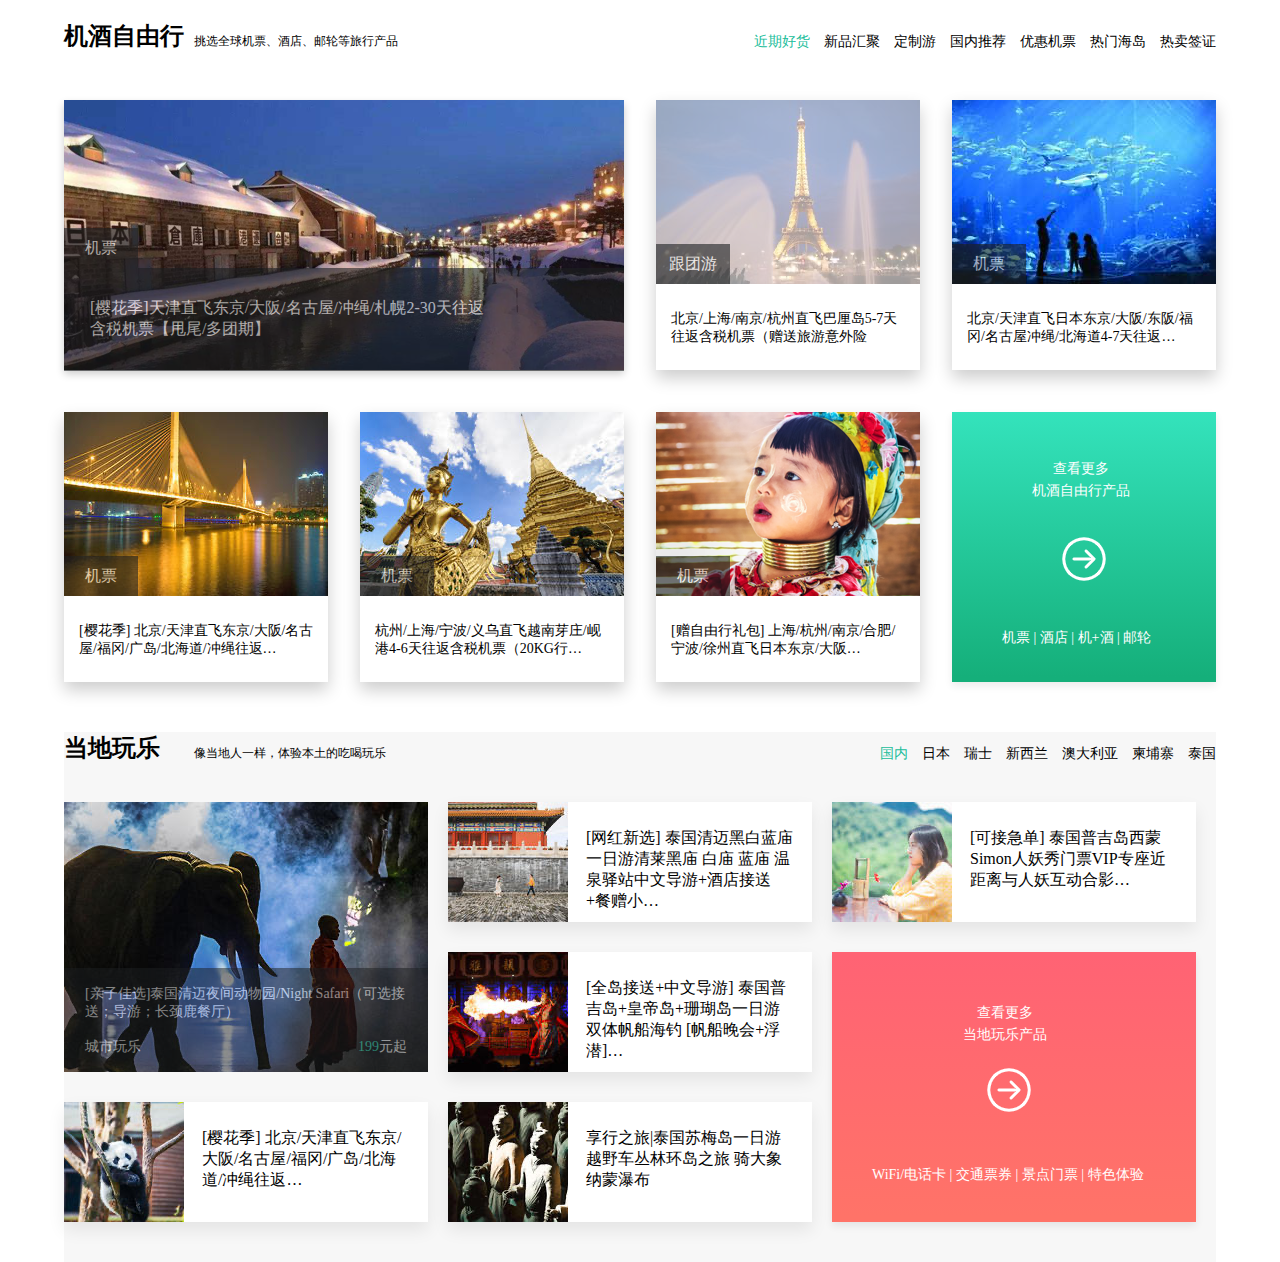
<file: 1805230122/index.html>
<!DOCTYPE html>
<html lang="en">

<head>
    <meta charset="UTF-8">
    <meta http-equiv="X-UA-Compatible" content="IE=edge">
    <meta name="viewport" content="width=device-width, initial-scale=1.0">
    <link rel="stylesheet" href="css/clean.css">
    <link rel="stylesheet" href="css/style.css">
    <title>1805230122</title>
</head>

<body>
    <div class="area1">
        <div class="left1">
            <div class="left1a">
                <h2>机酒自由行</h2>
            </div>
            <div class="left1b">挑选全球机票、酒店、邮轮等旅行产品</div>
        </div>
        <div class="right1">
            <ul>
                <li><a href=""><span style="color: #20BD9A; ">近期好货</span></a></li>
                <li><a href=""><span>新品汇聚</span></a></li>
                <li><a href=""><span>定制游</span></a></li>
                <li><a href=""><span>国内推荐</span></a></li>
                <li><a href=""><span>优惠机票</span></a></li>
                <li><a href=""><span>热门海岛</span></a></li>
                <li><a href=""><span>热卖签证</span></a></li>
            </ul>
        </div>
    </div>

    <div class="area2" style="margin-bottom: 50px;">
        <div>
            <div class="area2_a">
                <div class="area2a"><img src="images/机酒配图01.png" alt=""><span>机票</span>
                    <div><label for="">
                            [樱花季]天津直飞东京/大阪/名古屋/冲绳/札幌2-30天往返<br>
                            含税机票【甩尾/多团期】
                        </label></div>
                </div>
                <div class="area2b"><img src="images/机酒配图02.png" alt=""> <span>跟团游</span>
                    <div>北京/上海/南京/杭州直飞巴厘岛5-7天
                        往返含税机票（赠送旅游意外险</div>
                </div>
                <div class="area2b"><img src="images/机酒配图03.png" alt=""><span>机票</span>
                    <div>北京/天津直飞日本东京/大阪/东阪/福冈/名古屋冲绳/北海道4-7天往返…</div>
                </div>
            </div>
            <div class="area2_b">
                <div class="area2b"><img src="images/机酒配图04.png" alt=""><span>机票</span>
                    <div>[樱花季] 北京/天津直飞东京/大阪/名古屋/福冈/广岛/北海道/冲绳往返…</div>
                </div>
                <div class="area2b"><img src="images/机酒配图05.png" alt=""><span>机票</span>
                    <div>杭州/上海/宁波/义乌直飞越南芽庄/岘港4-6天往返含税机票（20KG行…</div>
                </div>
                <div class="area2b"><img src="images/机酒配图06.png" alt=""><span>机票</span>
                    <div>[赠自由行礼包] 上海/杭州/南京/合肥/宁波/徐州直飞日本东京/大阪…</div>
                </div>
                <div class="area2b_">
                    <div class="a2b1"><span>
                            查看更多<br>
                            机酒自由行产品
                        </span></div>
                    <i><img src="images/箭头.png" alt=""></i>
                    <div class="a2b2"><span>机票 | 酒店 | 机+酒 | 邮轮</span></div>
                </div>
            </div>
        </div>
    </div>

    <div class="area3">
        <div>
            <div class="left1">
                <div class="left1a">
                    <h2>当地玩乐</h2>
                </div>
                <div class="left1b">像当地人一样，体验本土的吃喝玩乐</div>
            </div>
            <div class="right1">
                <ul>
                    <li><a href=""><span style="color: #20BD9A; ">国内</span></a></li>
                    <li><a href=""><span>日本</span></a></li>
                    <li><a href=""><span>瑞士</span></a></li>
                    <li><a href=""><span>新西兰</span></a></li>
                    <li><a href=""><span>澳大利亚</span></a></li>
                    <li><a href=""><span>柬埔寨</span></a></li>
                    <li><a href=""><span>泰国</span></a></li>
                </ul>
            </div>
        </div>
    </div>

    <div class="area4">
        <div class="area4_">
            <div class="area4a"><img src="images/当地玩乐配图01.png" alt="">
                <div>
                    <p>[亲子佳选]泰国清迈夜间动物园/Night Safari（可选接送；导游；长颈鹿餐厅）</p>
                    <p><span style="float: left;">城市玩乐</span><span style="float: right;"><a href="">199</a>元起</span></p>
                </div>
            </div>
            <div class="area4b"><img src="images/当地玩乐配图02.png" alt=""><span>[樱花季]
                    北京/天津直飞东京/大阪/名古屋/福冈/广岛/北海道/冲绳往返…</span></div>
            <div class="area4b"><img src="images/当地玩乐配图03.png" alt=""><span>[网红新选] 泰国清迈黑白蓝庙一日游清莱黑庙 白庙 蓝庙
                    温泉驿站中文导游+酒店接送+餐赠小…</span></div>
            <div class="area4b"><img src="images/当地玩乐配图04.png" alt=""><span>[全岛接送+中文导游] 泰国普吉岛+皇帝岛+珊瑚岛一日游双体帆船海钓
                    [帆船晚会+浮潜]…</span></div>
            <div class="area4b"><img src="images/当地玩乐配图05.png" alt=""><span>享行之旅|泰国苏梅岛一日游 越野车丛林环岛之旅 骑大象纳蒙瀑布</span></div>
            <div class="area4b"><img src="images/当地玩乐配图06.png" alt=""><span>[可接急单]
                    泰国普吉岛西蒙Simon人妖秀门票VIP专座近距离与人妖互动合影…</span></div>
            <div class="area4c">
                <div class="c1"><span>
                        查看更多<br>
                        当地玩乐产品
                    </span></div>
                <img src="images/箭头.png" alt="">
                <div class="c2"><span>WiFi/电话卡 | 交通票券 | 景点门票 | 特色体验</span></div>
            </div>
        </div>
    </div>

</body>

</html>
</file>
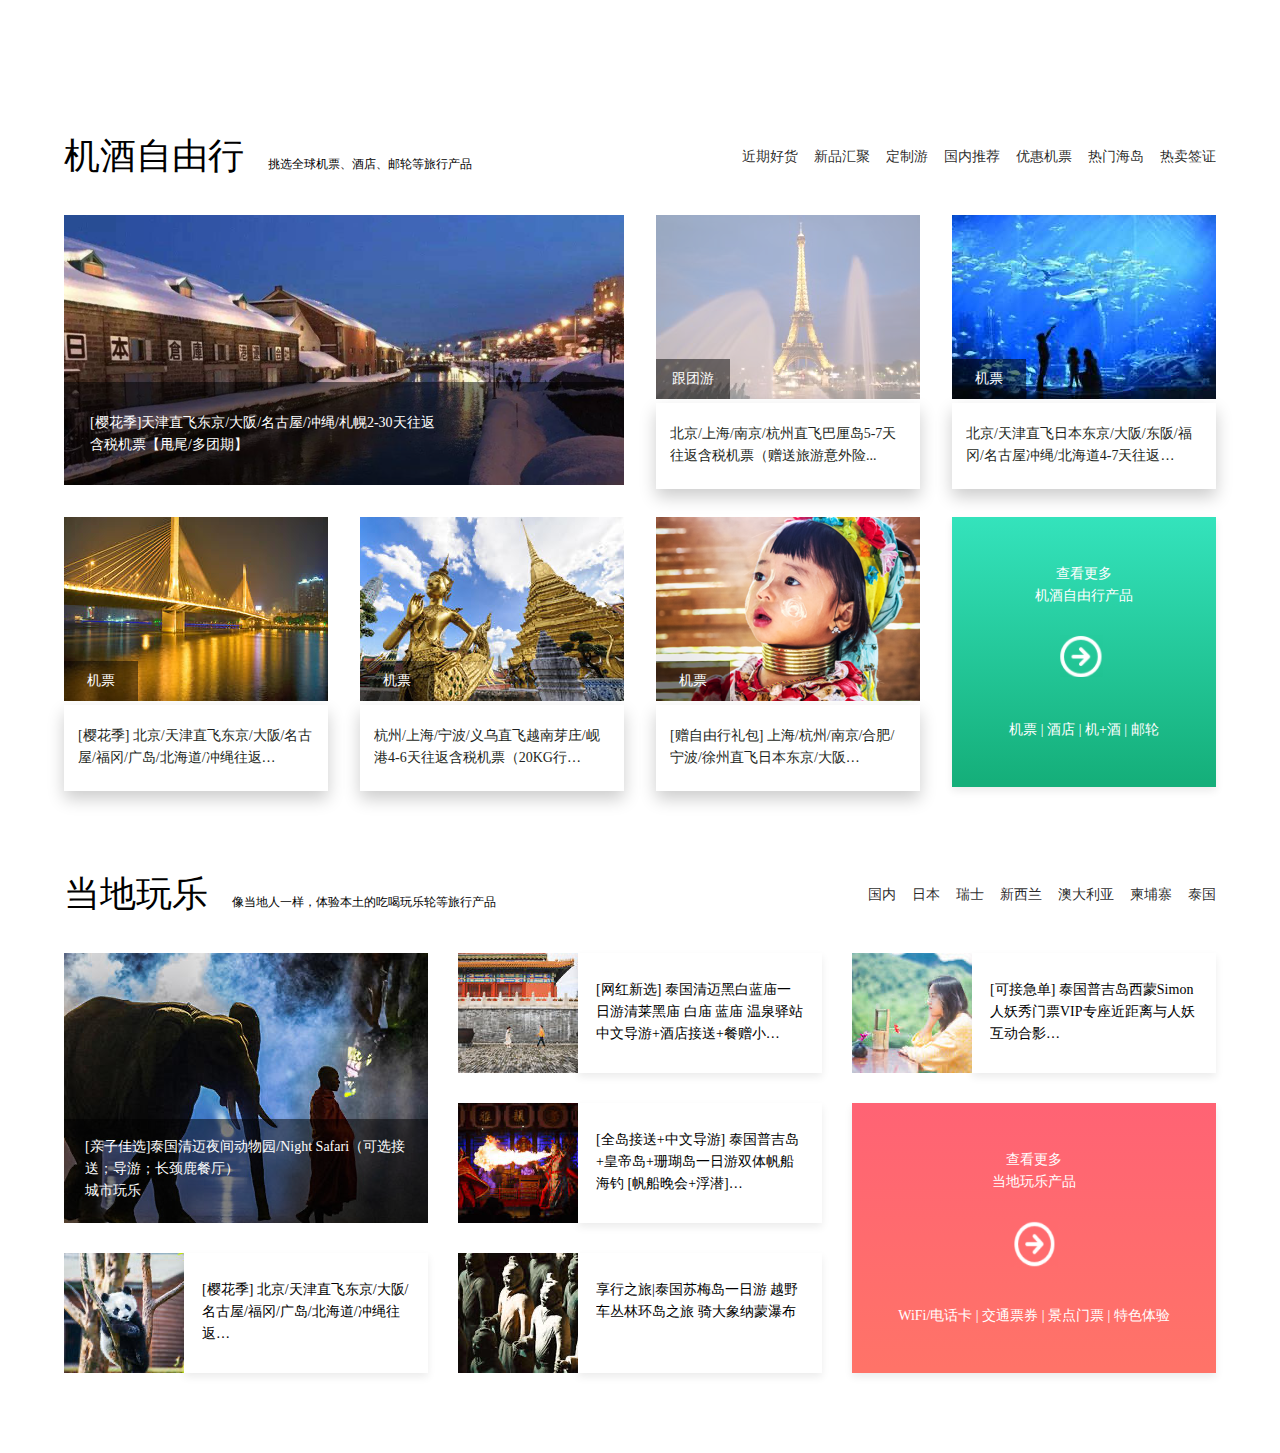
<file: S2005230118/index.html>
<!DOCTYPE html>
<html lang="en">

<head>
    <meta charset="UTF-8">
    <meta http-equiv="X-UA-Compatible" content="IE=edge">
    <meta name="viewport" content="width=device-width, initial-scale=1.0">
    <title>Document</title>
    <link rel="stylesheet" href="css/style.css">
</head>

<body>
    <div class="both">
        <span class="list">机酒自由行</span>
        <span class="list_a">挑选全球机票、酒店、邮轮等旅行产品</span>
        <ul class="shouye">
            <li><a href="">近期好货</a></li>
            <li><a href="">新品汇聚</a></li>
            <li><a href="">定制游</a></li>
            <li><a href="">国内推荐</a></li>
            <li><a href="">优惠机票</a></li>
            <li><a href="">热门海岛</a></li>
            <li><a href="">热卖签证</a></li>
        </ul>
        <div class="feat">
            <div class="eat">
                <img class="list_b" src="images/组件-机酒配图01.png" alt="">
                <div class="feat_a">
                    <a href="">[樱花季]天津直飞东京/大阪/名古屋/冲绳/札幌2-30天往返
                        <br>含税机票【甩尾/多团期】</a>
                </div>
            </div>
            <div class="diyi">
                <img class="none" src="images/组件-机酒配图02.png" alt="">
                <div class="diyi_a">
                    <span>跟团游</span>
                </div>
                <div class="dier">
                    <a href="">北京/上海/南京/杭州直飞巴厘岛5-7天往返含税机票（赠送旅游意外险...</a>
                </div>
            </div>
            <div class="disan">
                <img class="none_a" src="images/组件-机酒配图03.png" alt="">
                <div class="disan_a">
                    <span>机票</span>
                </div>
                <div class="disi">
                    <a href="">北京/天津直飞日本东京/大阪/东阪/福冈/名古屋冲绳/北海道4-7天往返…</a>
                </div>
            </div>
            <div class="disan">
                <img class="none_a" src="images/组件-机酒配图04.png" alt="">
                <div class="disan_a">
                    <span>机票</span>
                </div>
                <div class="disi">
                    <a href="">[樱花季] 北京/天津直飞东京/大阪/名古屋/福冈/广岛/北海道/冲绳往返…</a>
                </div>
            </div>
            <div class="disan">
                <img class="none_a" src="images/组件-机酒配图05.png" alt="">
                <div class="disan_a">
                    <span>机票</span>
                </div>
                <div class="disi">
                    <a href="">杭州/上海/宁波/义乌直飞越南芽庄/岘港4-6天往返含税机票（20KG行…</a>
                </div>
            </div>
            <div class="disan">
                <img class="none_a" src="images/组件-机酒配图06.png" alt="">
                <div class="disan_a">
                    <span>机票</span>
                </div>
                <div class="disi">
                    <a href="">[赠自由行礼包] 上海/杭州/南京/合肥/宁波/徐州直飞日本东京/大阪…</a>
                </div>
            </div>
            <div class="shiyi">
                <a href="">查看更多<br>
                    机酒自由行产品</a>
                <img src="images/未标题-2.png" alt="">
                <span>机票 | 酒店 | 机+酒 | 邮轮</span>
            </div>
        </div>
        <div class="dada">
            <div class="xiamian">
                <span class="list">当地玩乐</span>
                <span class="list_a">像当地人一样，体验本土的吃喝玩乐轮等旅行产品</span>
                <ul class="shouye">
                    <li><a href="">国内</a></li>
                    <li><a href="">日本</a></li>
                    <li><a href="">瑞士</a></li>
                    <li><a href="">新西兰</a></li>
                    <li><a href="">澳大利亚</a></li>
                    <li><a href="">柬埔寨</a></li>
                    <li><a href="">泰国</a></li>
                </ul>
            </div>
            <div class="xiage">
                <div class="shier">
                    <img class="list_e" src="images/组件-当地玩乐配图01.png" alt="">
                    <div class="shier_a">
                        <a href="">[亲子佳选]泰国清迈夜间动物园/Night Safari（可选接送；导游；长颈鹿餐厅） <br>城市玩乐</a>
                    </div>
                </div>
                <div class="dakai">
                    <div class="shisan">
                        <img class="none_e" src="images/组件-当地玩乐配图02.png" alt="">
                        <div class="shisi">
                            <a href="">[樱花季] 北京/天津直飞东京/大阪/名古屋/福冈/广岛/北海道/冲绳往返…</a>
                        </div>
                    </div>
                </div>
                <div class="dakai">
                    <div class="shisan">
                        <img class="none_e" src="images/组件-当地玩乐配图03.png" alt="">
                        <div class="shisi">
                            <a href="">[网红新选] 泰国清迈黑白蓝庙一日游清莱黑庙 白庙 蓝庙 温泉驿站中文导游+酒店接送+餐赠小…</a>
                        </div>
                    </div>
                </div>
                <div class="dakai">
                    <div class="shisan">
                        <img class="none_e" src="images/组件-当地玩乐配图04.png" alt="">
                        <div class="shisi">
                            <a href="">[全岛接送+中文导游] 泰国普吉岛+皇帝岛+珊瑚岛一日游双体帆船海钓 [帆船晚会+浮潜]…</a>
                        </div>
                    </div>
                </div>
                <div class="dakai">
                    <div class="shisan">
                        <img class="none_e" src="images/组件-当地玩乐配图05.png" alt="">
                        <div class="shisi">
                            <a href="">享行之旅|泰国苏梅岛一日游 越野车丛林环岛之旅 骑大象纳蒙瀑布</a>
                        </div>
                    </div>
                </div>
                <div class="dakai">
                    <div class="shisan">
                        <img class="none_e" src="images/组件-当地玩乐配图06.png" alt="">
                        <div class="shisi">
                            <a href="">[可接急单] 泰国普吉岛西蒙Simon人妖秀门票VIP专座近距离与人妖互动合影…</a>
                        </div>
                    </div>
                </div>
                <div class="zuihou">
                    <a href="">查看更多<br>
                        当地玩乐产品</a>
                    <img src="images/未标题-1.png" alt="">
                    <span>WiFi/电话卡 | 交通票券 | 景点门票 | 特色体验</span>
                </div>
            </div>
        </div>
    </div>
</body>

</html>
</file>
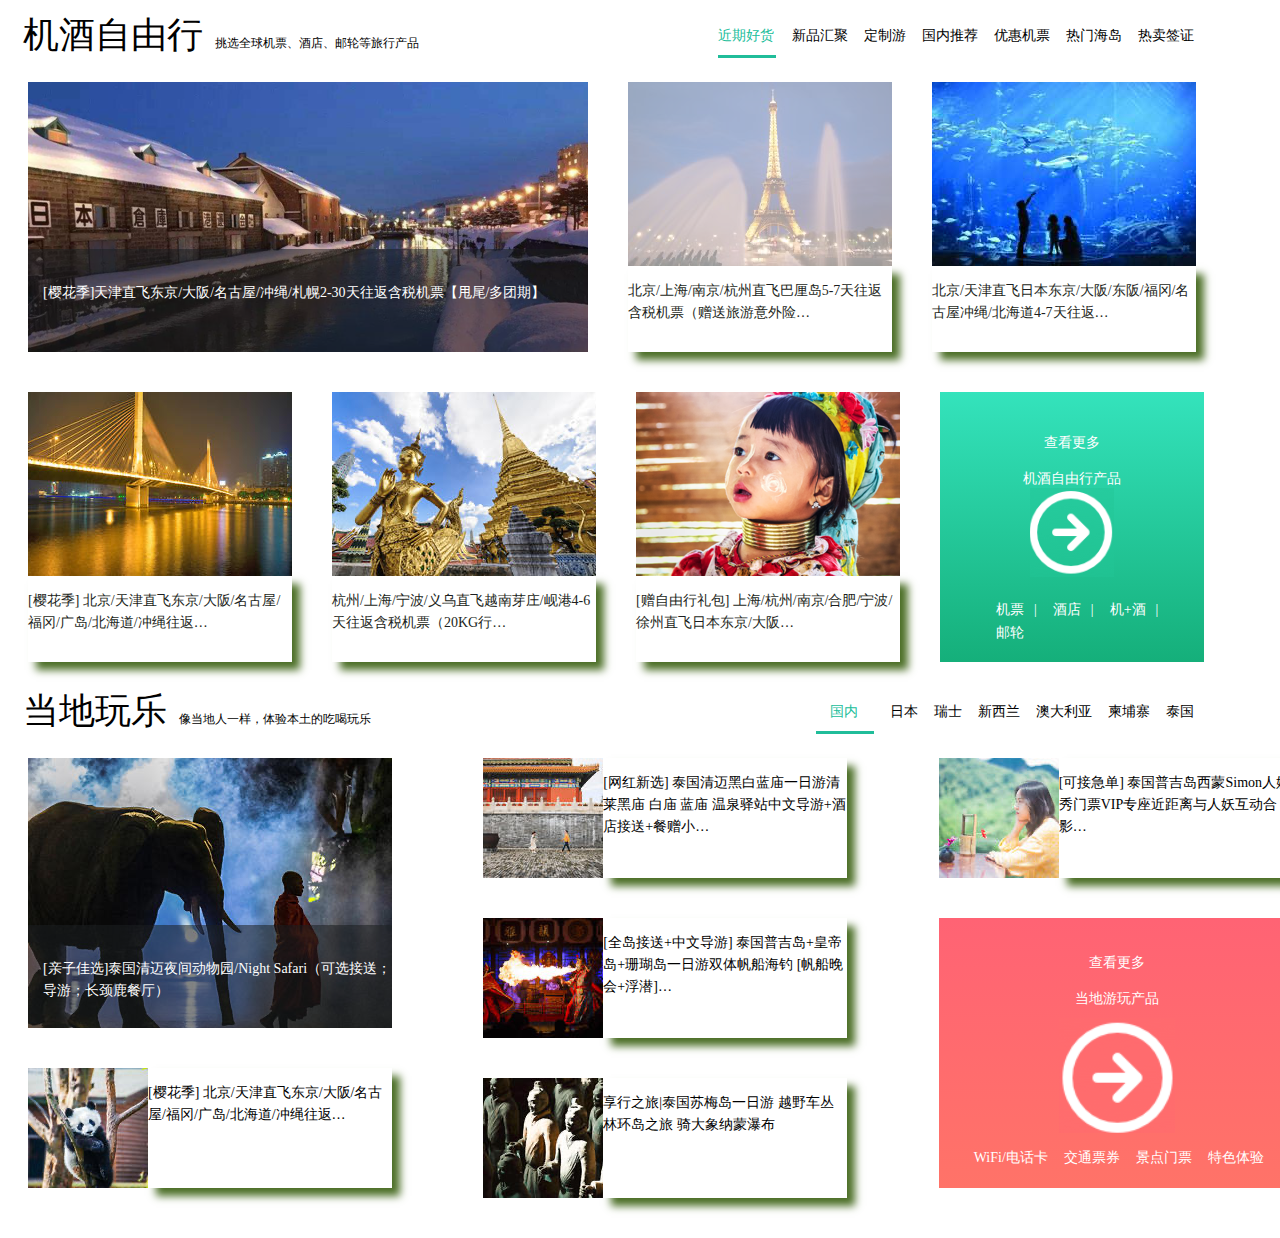
<file: S2005230120/index.html>
<!DOCTYPE html>
<html lang="en">
<head>
    <meta charset="UTF-8">
    <meta http-equiv="X-UA-Compatible" content="IE=edge">
    <meta name="viewport" content="width=device-width, initial-scale=1.0">
    <link rel="stylesheet" href="css/style.css">
    <title>Document</title>
</head>
<body>
    <div>
        <div class="subject">
            <div class="title">
                <p class="z1">机酒自由行<span class="z2">挑选全球机票、酒店、邮轮等旅行产品</span></p>
                <ul class="z3">
                    <li><a class="az1" href="">近期好货</a> <HR class="az2" align=center width=56 color= #20BD9A SIZE=3></li>
                    <li><a href="">新品汇聚</a></li>
                    <li><a href="">定制游</a></li>
                    <li><a href="">国内推荐</a></li>
                    <li><a href="">优惠机票</a></li>
                    <li><a href="">热门海岛</a></li>
                    <li><a href="">热卖签证</a></li>
                </ul>
            </div>
            <div class="content">
                <div class="p1">
                    <img class="ph1" src="img/p1.png" alt="">
                    <div class="zt">[樱花季]天津直飞东京/大阪/名古屋/冲绳/札幌2-30天往返含税机票【甩尾/多团期】</div>
                    <div class="fp1"></div>
                </div>
                <div class="p2">
                    <img class="ph" src="img/p2.png" alt="">
                    <div class="fp"><p>北京/上海/南京/杭州直飞巴厘岛5-7天往返含税机票（赠送旅游意外险…</p></div>
                </div>
                <div class="p2">
                    <img class="ph" src="img/p3.png" alt="">
                    <div class="fp"><p>北京/天津直飞日本东京/大阪/东阪/福冈/名古屋冲绳/北海道4-7天往返…</p></div>
                </div>
                <div class="p2">
                    <img class="ph" src="img/p4.png" alt="">
                    <div class="fp"><p>[樱花季] 北京/天津直飞东京/大阪/名古屋/福冈/广岛/北海道/冲绳往返…</p></div>
                </div>
                <div class="p2">
                    <img class="ph" src="img/p5.png" alt="">
                    <div class="fp"><p>杭州/上海/宁波/义乌直飞越南芽庄/岘港4-6天往返含税机票（20KG行…</p></div>
                </div>
                <div class="p2">
                    <img class="ph" src="img/p6.png" alt="">
                    <div class="fp"><p>[赠自由行礼包] 上海/杭州/南京/合肥/宁波/徐州直飞日本东京/大阪…</p></div>
                </div>
                <div class="next">
                    <div class="zi4">
                        <p>查看更多</p>
                        <p>机酒自由行产品</p>
                    </div>
                    <div class="po1">
                        <img src="img/G.png" alt="">
                    </div>
                    <div class="zi5">
                        <ul>
                            <li><a class="zz" href="">机票<span class="zz1">|</span></a></li>
                            <li><a class="zz" href="">酒店<span class="zz1">|</span></a></li>
                            <li><a class="zz" href="">机+酒<span class="zz1">|</span></a></li>
                            <li><a class="zz" href="">邮轮</a></li>
                        </ul>
                    </div>
                </div>
            </div>
            <div class="title2">
                <p class="tz1">当地玩乐<span class="tz2">像当地人一样，体验本土的吃喝玩乐</span></p>
                <ul class="tzz2">
                    <li><a class="az3" href="">国内</a><HR class="az4" align=center width=56 color= #20BD9A SIZE=3></li>
                    <li><a href="">日本</a></li>
                    <li><a href="">瑞士</a></li>
                    <li><a href="">新西兰</a></li>
                    <li><a href="">澳大利亚</a></li>
                    <li><a href="">柬埔寨</a></li>
                    <li><a href="">泰国</a></li>
                </ul>
            </div>
            <div class="content2">
                <div class="th1">
                    <img class="atp" src="img/dp1.png" alt="">
                    <div class="zd">[亲子佳选]泰国清迈夜间动物园/Night Safari（可选接送；导游；长颈鹿餐厅）</div>
                    <div class="zdp"></div>
                </div>
                <div class="th">
                    <img class="tp" src="img/dp2.png" alt="">
                    <div class="xd"><p>[樱花季] 北京/天津直飞东京/大阪/名古屋/福冈/广岛/北海道/冲绳往返…</p></div>
                </div>
                <div class="th">
                    <img class="tp" src="img/dp3.png" alt="">
                    <div class="xd"><p>[网红新选] 泰国清迈黑白蓝庙一日游清莱黑庙 白庙 蓝庙 温泉驿站中文导游+酒店接送+餐赠小…</p></div>
                </div>
                <div class="th">
                    <img class="tp" src="img/dp4.png" alt="">
                    <div class="xd"><p>[全岛接送+中文导游] 泰国普吉岛+皇帝岛+珊瑚岛一日游双体帆船海钓 [帆船晚会+浮潜]…</p></div>
                </div>
                <div class="th">
                    <img class="tp" src="img/dp5.png" alt="">
                    <div class="xd"><p>享行之旅|泰国苏梅岛一日游 越野车丛林环岛之旅 骑大象纳蒙瀑布</p></div>
                </div>
                <div class="th">
                    <img class="tp" src="img/dp6.png" alt="">
                    <div class="xd"><p>[可接急单] 泰国普吉岛西蒙Simon人妖秀门票VIP专座近距离与人妖互动合影…</p></div>
                </div>
                <div class="th2">
                    <div class="w1">
                        <p>查看更多</p>
                        <p>当地游玩产品</p>
                    </div>
                    <div class="po2">
                        <img src="img/N.PNG" alt="">
                    </div>
                    <div class="w2">
                        <ul class="abab">
                            <li><a class="l" href="">WiFi/电话卡</a></li>
                            <li><a class="l" href="">交通票券</a></li>
                            <li><a class="l" href="">景点门票</a></li>
                            <li><a class="l" href="">特色体验</a></li>
                        </ul>
                    </div>
                </div>
            </div>
        </div>
    </div>
</body>
</html>
</file>
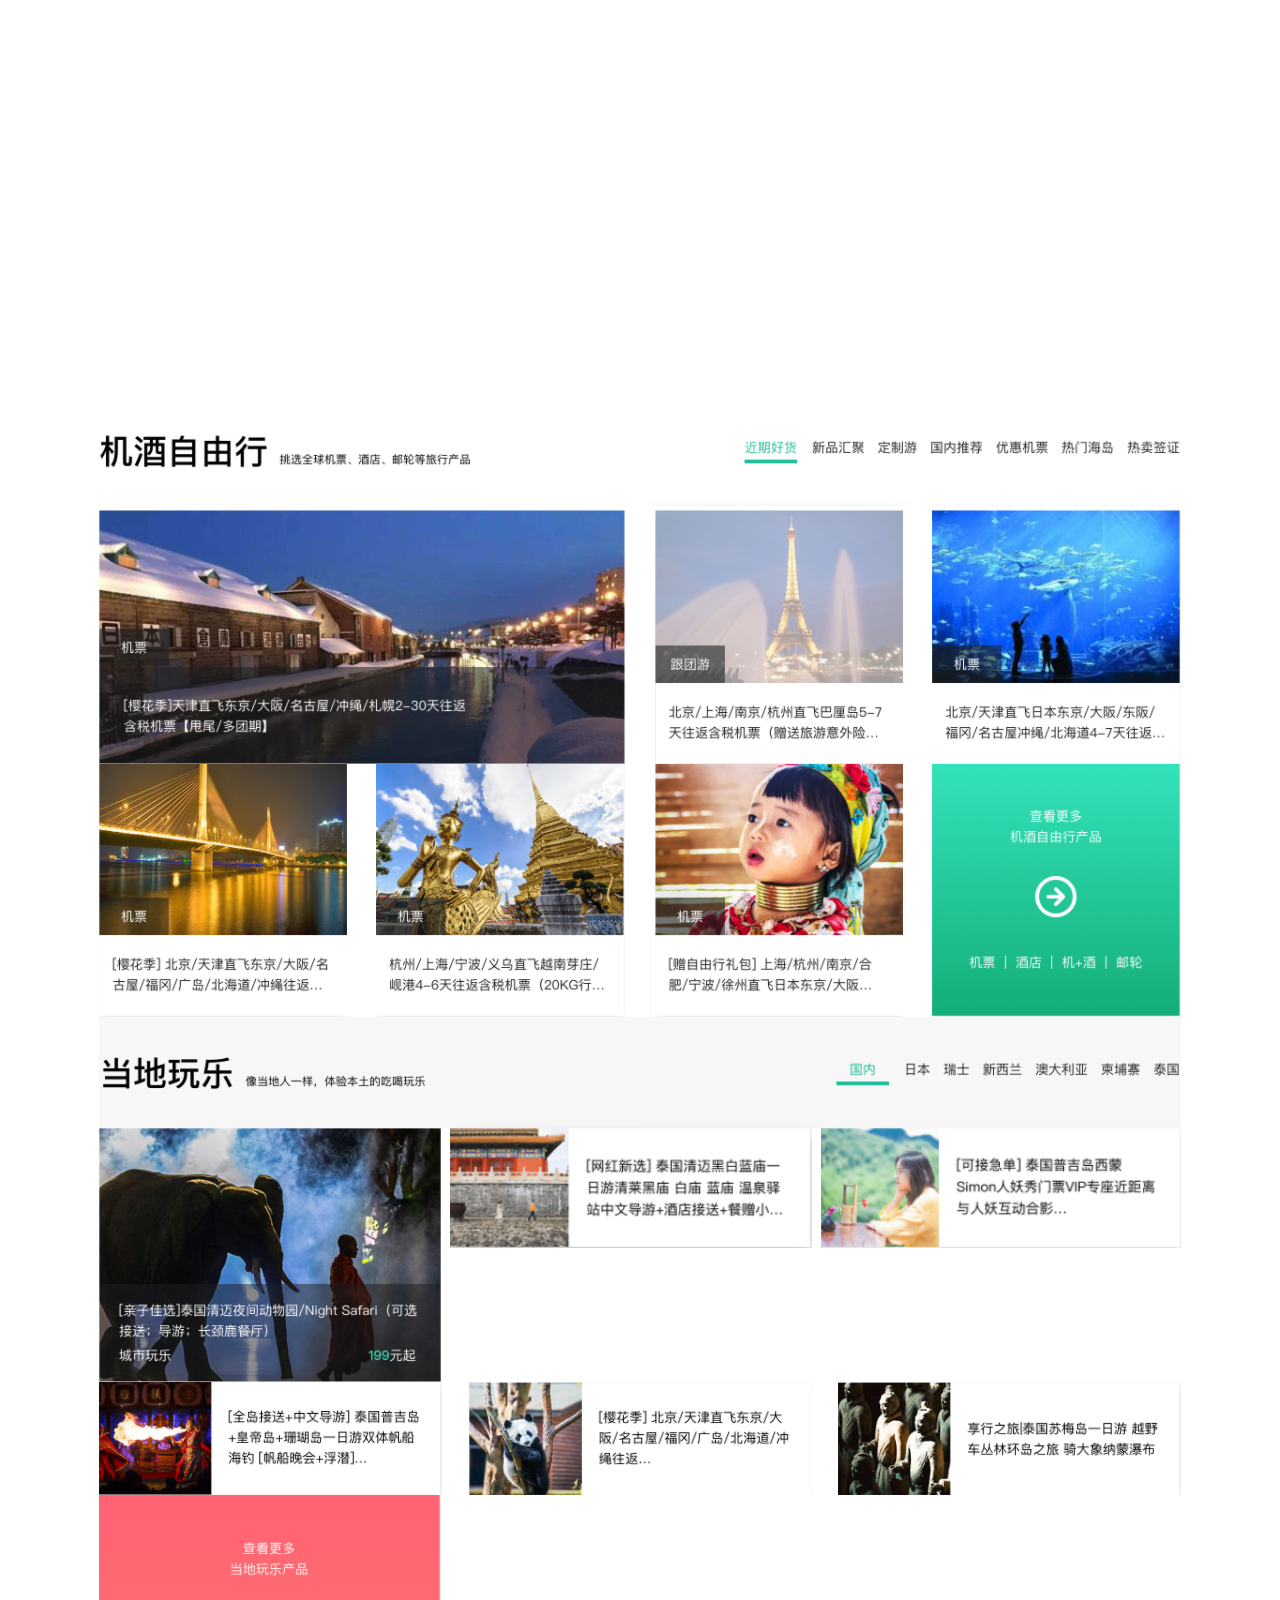
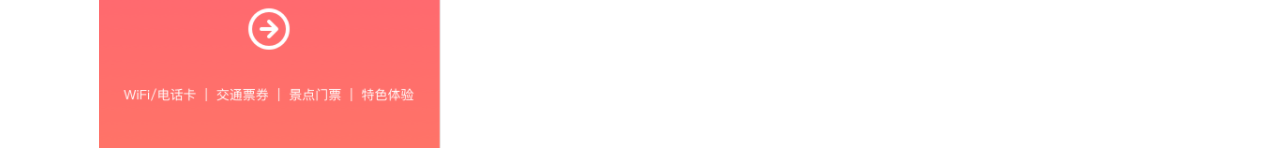
<file: S2005230134/index.html>
<!DOCTYPE html>
<html lang="en">
<head>
    <meta charset="UTF-8">
    <meta http-equiv="X-UA-Compatible" content="IE=edge">
    <meta name="viewport" content="width=device-width, initial-scale=1.0">
    <title>Document</title>
    <link rel="stylesheet" href="./CSS/style.css">
</head>
<body>
    <div class="cuisine">
        <img src="./images/标题.png" alt="">
        <div class="cuisine-r">
            <img src="./images/1.png" alt="">
            <img src="./images/2.png" alt="">
            <img src="./images/3.png" alt="">
            <img src="./images/4.png" alt="">
            <img src="./images/5.png" alt="">
            <img src="./images/6.png" alt="">
            <img src="./images/7.png" alt="">
            <img src="./images/标题2.png" alt="">
            <img src="./images/2-1.png" alt="">
            <img class="code" src="./images/2-2.png" alt="">
            <img class="code" src="./images/2-3.png" alt="">
            <img src="./images/2-4.png" alt="">
            <img class="five" src="./images/2-5.png" alt="">
            <img src="./images/2-6.png" alt="">
            <img src="./images/2-7.png" alt="">
        </div>
    </div>
</body>
</html>
</file>
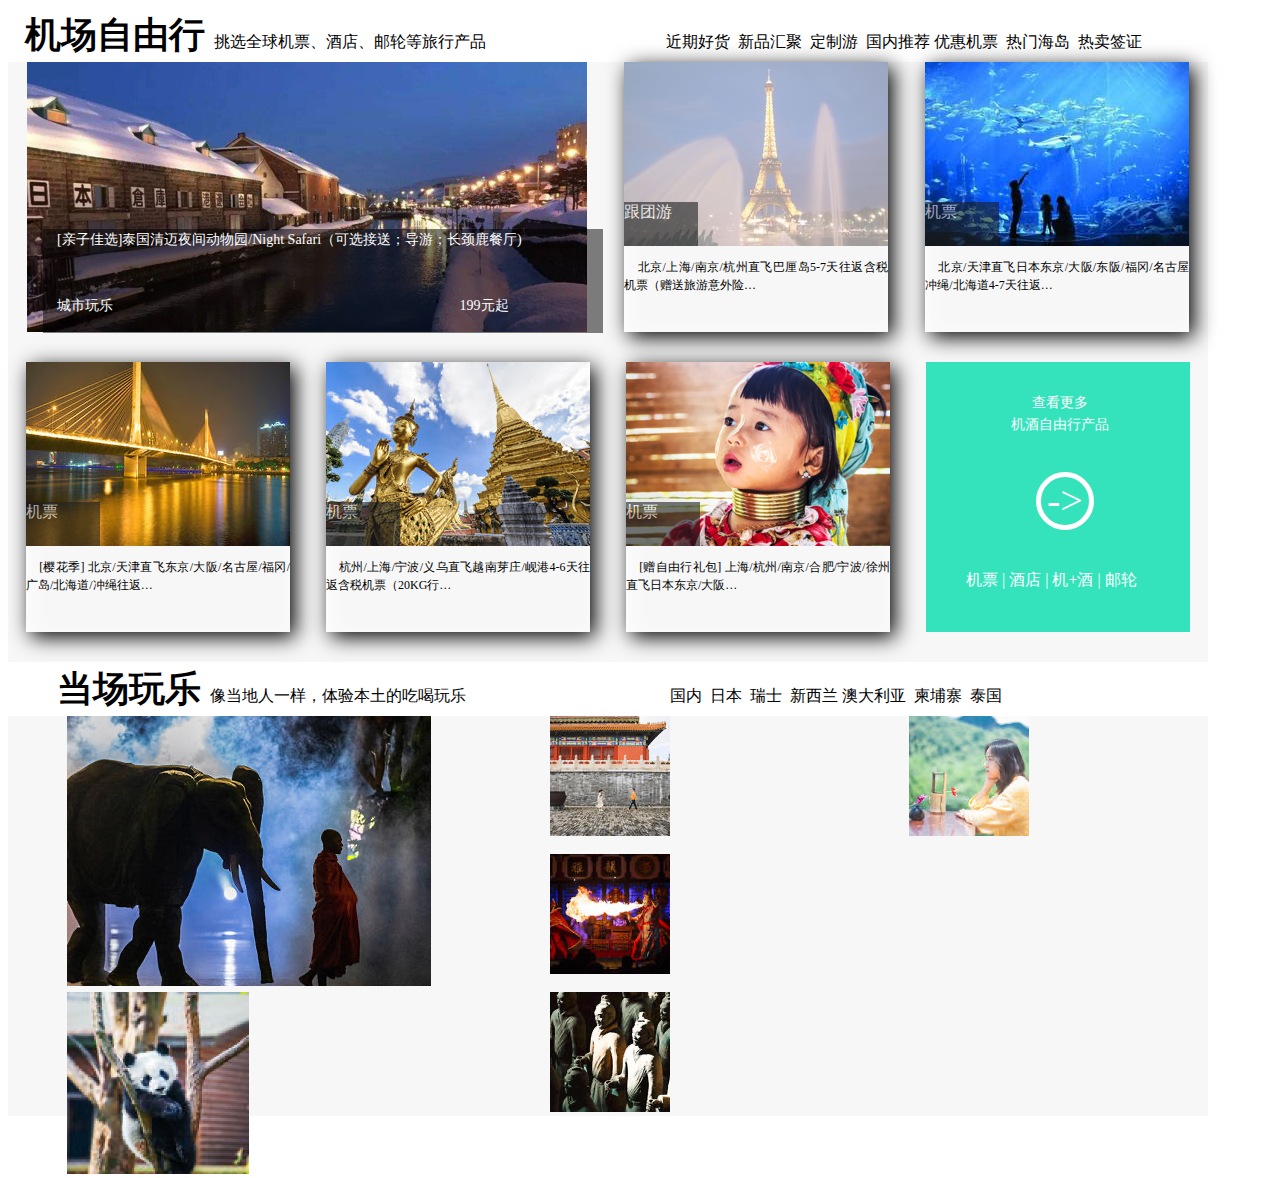
<file: S2005230139/index.html>
<!DOCTYPE html>
<html lang="en">

<head>
    <meta charset="UTF-8">
    <meta http-equiv="X-UA-Compatible" content="IE=edge">
    <meta name="viewport" content="width=device-width, initial-scale=1.0">
    <title>Document</title>
    <link rel="stylesheet" href="css/style.css">
</head>

<body>


    &nbsp;&nbsp;<span class="abc"> <b> 机场自由行 </b> </span><span>挑选全球机票、酒店、邮轮等旅行产品
        &nbsp;&nbsp;&nbsp;&nbsp;&nbsp;&nbsp;&nbsp;&nbsp;&nbsp;&nbsp;&nbsp;&nbsp;&nbsp;&nbsp;&nbsp;&nbsp;&nbsp;&nbsp;&nbsp;&nbsp;&nbsp;&nbsp;&nbsp;&nbsp;&nbsp;&nbsp;&nbsp;&nbsp;&nbsp;&nbsp;&nbsp;&nbsp;&nbsp;&nbsp;&nbsp;&nbsp;&nbsp;&nbsp;&nbsp;&nbsp;&nbsp;&nbsp;&nbsp;&nbsp;近期好货&nbsp;&nbsp;新品汇聚&nbsp;&nbsp;定制游&nbsp;&nbsp;国内推荐&nbsp;优惠机票&nbsp;&nbsp;热门海岛&nbsp;&nbsp;热卖签证</span>
    </div>
    <div class="div1">

        <img class="datu" src="images/机酒配图01.png" alt="">
        <div class="qqq">&nbsp;&nbsp;&nbsp;&nbsp;[亲子佳选]泰国清迈夜间动物园/Night Safari（可选接送；导游；长颈鹿餐厅) <br> <br>
            <br>&nbsp;&nbsp;&nbsp;&nbsp;城市玩乐
            &nbsp;&nbsp;&nbsp;&nbsp;&nbsp;&nbsp;&nbsp;&nbsp;&nbsp;&nbsp;&nbsp;&nbsp;&nbsp;&nbsp;&nbsp;&nbsp;&nbsp;&nbsp;&nbsp;&nbsp;&nbsp;&nbsp;&nbsp;&nbsp;&nbsp;&nbsp;&nbsp;&nbsp;&nbsp;&nbsp;&nbsp;&nbsp;&nbsp;&nbsp;&nbsp;&nbsp;&nbsp;&nbsp;&nbsp;&nbsp;&nbsp;&nbsp;&nbsp;&nbsp;&nbsp;&nbsp;&nbsp;&nbsp;&nbsp;&nbsp;&nbsp;&nbsp;&nbsp;&nbsp;&nbsp;&nbsp;&nbsp;&nbsp;&nbsp;&nbsp;&nbsp;&nbsp;&nbsp;&nbsp;&nbsp;&nbsp;&nbsp;&nbsp;&nbsp;&nbsp;&nbsp;&nbsp;&nbsp;&nbsp;&nbsp;&nbsp;&nbsp;&nbsp;&nbsp;&nbsp;&nbsp;&nbsp;&nbsp;&nbsp;&nbsp;&nbsp;&nbsp;&nbsp;&nbsp;&nbsp;&nbsp;&nbsp;&nbsp;&nbsp;&nbsp;&nbsp;&nbsp;&nbsp;199元起
        </div>
        <div class="header">
            <div class="xxx">跟团游</div>
            <div> <img src="images/机酒配图02.png" alt=""></div>
            <p>&nbsp;&nbsp;&nbsp;&nbsp;北京/上海/南京/杭州直飞巴厘岛5-7天往返含税机票（赠送旅游意外险…</p>
        </div>
        <div class="header">
            <div class="xxx">机票</div>
            <div> <img src="images/机酒配图03.png" alt=""></div>
            <p>&nbsp;&nbsp;&nbsp;&nbsp;北京/天津直飞日本东京/大阪/东阪/福冈/名古屋冲绳/北海道4-7天往返…</p>
        </div>
        <div class="header">
            <div class="xxx">机票</div>
            <div><img src="images/机酒配图04.png" alt=""></div>
            <p>&nbsp;&nbsp;&nbsp;&nbsp;[樱花季] 北京/天津直飞东京/大阪/名古屋/福冈/广岛/北海道/冲绳往返…</p>
        </div>
        <div class="header">
            <div class="xxx">机票</div>
            <div><img src="images/机酒配图05.png" alt=""></div>
            <p>&nbsp;&nbsp;&nbsp;&nbsp;杭州/上海/宁波/义乌直飞越南芽庄/岘港4-6天往返含税机票（20KG行…</p>
        </div>
        <div class="header">
            <div class="xxx">机票</div>
            <div><img src="images/机酒配图06.png" alt=""></div>
            <p>&nbsp;&nbsp;&nbsp;&nbsp;[赠自由行礼包] 上海/杭州/南京/合肥/宁波/徐州直飞日本东京/大阪…</p>
        </div>
        <div class="header1">
            <span>查看更多<br>机酒自由行产品</span>
            <p>-></p>
            &nbsp;&nbsp;&nbsp;&nbsp;&nbsp;&nbsp;&nbsp;&nbsp;&nbsp; <a href="">机票 | 酒店 | 机+酒 | 邮轮 </a>
        </div>
    </div>



    &nbsp;&nbsp;&nbsp;&nbsp;&nbsp;&nbsp;&nbsp;&nbsp;&nbsp;&nbsp;<span class="abc"> <b>当场玩乐</b>
    </span><span>像当地人一样，体验本土的吃喝玩乐
        &nbsp;&nbsp;&nbsp;&nbsp;&nbsp;&nbsp;&nbsp;&nbsp;&nbsp;&nbsp;&nbsp;&nbsp;&nbsp;&nbsp;&nbsp;&nbsp;&nbsp;&nbsp;&nbsp;&nbsp;&nbsp;&nbsp;&nbsp;&nbsp;&nbsp;&nbsp;&nbsp;&nbsp;&nbsp;&nbsp;&nbsp;&nbsp;&nbsp;&nbsp;&nbsp;&nbsp;&nbsp;&nbsp;&nbsp;&nbsp;&nbsp;&nbsp;&nbsp;&nbsp;&nbsp;&nbsp;&nbsp;&nbsp;&nbsp;&nbsp;国内&nbsp;&nbsp;日本&nbsp;&nbsp;瑞士&nbsp;&nbsp;新西兰&nbsp;澳大利亚&nbsp;&nbsp;柬埔寨&nbsp;&nbsp;泰国</span>

    <div class="div2">
        <div class="zzz">
            <img class="111" src="images/当地玩乐配图01.png" alt="">
        </div>
        <div class="www">
            <img class="aaa" src="images/当地玩乐配图02.png" alt="">
        </div>
        <div class="www">
            <img class="aaa" src="images/当地玩乐配图03.png" alt="">
        </div>
        <div class="www">
            <img class="aaa" src="images/当地玩乐配图04.png" alt="">
        </div>
        <div class="www">
            <img class="aaa" src="images/当地玩乐配图05.png" alt="">
        </div>
        <div class="www">
            <img class="aaa" src="images/当地玩乐配图06.png" alt="">
        </div>
        <div class="aab">

        </div>

    </div>
</body>

</html>
</file>
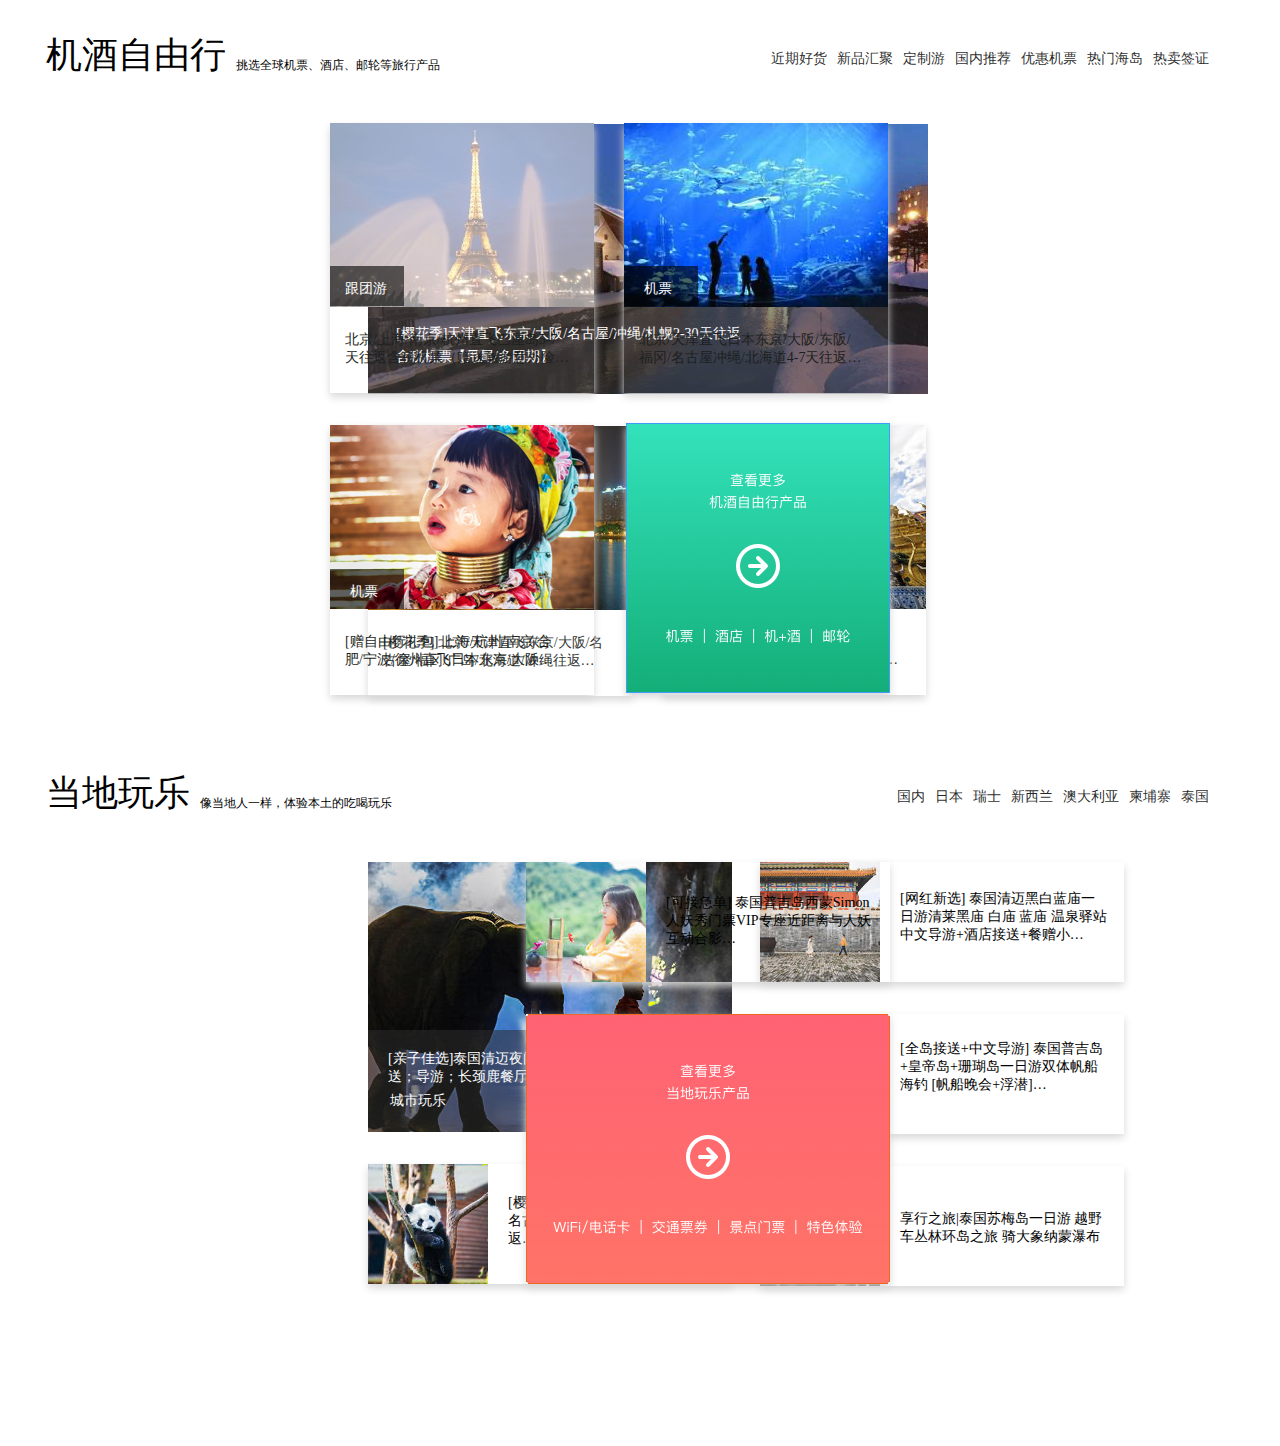
<file: 十二周作业S2005230151/index.html>
<!DOCTYPE html>

<head>
    <meta charset="UTF-8">
    <meta http-equiv="X-UA-Compatible" content="IE=edge">
    <meta name="viewport" content="width=device-width, initial-scale=1.0">
    <title>谢陈彦的作业</title>
    <link rel="stylesheet" href="css/style.css">
</head>
<html>

<body>
    <div class="title1">
        <ul class="title-L">
            <li class="font1">机酒自由行</li>
            <li class="font2">挑选全球机票、酒店、邮轮等旅行产品</li>
        </ul>
        <ul class="title-R">
            <li class="font3">热卖签证</li>
            <li class="font3">热门海岛</li>
            <li class="font3">优惠机票</li>
            <li class="font3">国内推荐</li>
            <li class="font3">定制游</li>
            <li class="font3">新品汇聚</li>
            <li class="font3">近期好货</li>
        </ul>
    </div>
    <div class="body1">
        <div class="body2">
            <ul class="ph1">
                <img src="images/机酒配图01.png">
                <div class="fph1">
                    <p class="a1">[樱花季]天津直飞东京/大阪/名古屋/冲绳/札幌2-30天往返</p>
                    <p class="a2">含税机票【甩尾/多团期】</p>
                </div>
            </ul>
            <ul class="ph2">
                <img src="images/机酒配图04.png">
                <div class="fph2">
                    <p class="a3">机票</p>
                </div>
                <p class="a4">[樱花季] 北京/天津直飞东京/大阪/名</p>
                <p class="a5">古屋/福冈/广岛/北海道/冲绳往返…</p>
            </ul>
            <ul class="ph3">
                <img src="images/机酒配图05.png">
                <div class="fph3">
                    <p class="a6">机票</p>
                </div>
                <p class="a7">杭州/上海/宁波/义乌直飞越南芽庄/</p>
                <p class="a8">岘港4-6天往返含税机票（20KG行…</p>
            </ul>
        </div>
        <div class="body3">
            <ul class="ph4">
                <img src="images/机酒配图02.png">
                <div class="fph4">
                    <p class="a9">跟团游</p>
                </div>
                <p class="a10">北京/上海/南京/杭州直飞巴厘岛5-7</p>
                <p class="a11">天往返含税机票（赠送旅游意外险…</p>
            </ul>
            <ul class="ph5">
                <img src="images/机酒配图03.png">
                <div class="fph5">
                    <p class="a12">机票</p>
                </div>
                <p class="a13">北京/天津直飞日本东京/大阪/东阪/</p>
                <p class="a14">福冈/名古屋冲绳/北海道4-7天往返…</p>
            </ul>
            <ul class="ph6">
                <img src="images/机酒配图06.png">
                <div class="fph6">
                    <p class="a15">机票</p>
                </div>
                <p class="a16">[赠自由行礼包] 上海/杭州/南京/合</p>
                <p class="a17">肥/宁波/徐州直飞日本东京/大阪…</p>
            </ul>
            <ul class="ph7">
                <img src="images/机酒配图07.png">
            </ul>
        </div>
    </div>
    <div class="title2">
        <ul class="title2-L">
            <li class="font4">当地玩乐</li>
            <li class="font5">像当地人一样，体验本土的吃喝玩乐</li>
        </ul>
        <ul class="title2-R">
            <li class="font6">泰国</li>
            <li class="font6">柬埔寨</li>
            <li class="font6">澳大利亚</li>
            <li class="font6">新西兰</li>
            <li class="font6">瑞士</li>
            <li class="font6">日本</li>
            <li class="font6">国内</li>
        </ul>
    </div>
    <div class="body4">
        <div class="body5">
            <ul class="ph8">
                <img src="images/当地玩乐配图01.png">
                <div class="fph8">
                    <p class="a18">[亲子佳选]泰国清迈夜间动物园/Night Safari（可选接送；导游；长颈鹿餐厅）</p>
                    <p class="a19">城市玩乐</p>
                    <p class="a20">199</p>
                    <p class="a21">元起</p>
                </div>
            </ul>
            <ul class="ph9">
                <img src="images/当地玩乐配图02.png">
                <p class="a22">[樱花季] 北京/天津直飞东京/大阪/名古屋/福冈/广岛/北海道/冲绳往返…</p>
            </ul>
        </div>
        <div class="body6">
            <ul class="ph10">
                <img src="images/当地玩乐配图03.png">
                <p class="a23">[网红新选] 泰国清迈黑白蓝庙一日游清莱黑庙 白庙 蓝庙 温泉驿站中文导游+酒店接送+餐赠小…</p>
            </ul>
            <ul class="ph11">
                <img src="images/当地玩乐配图04.png">
                <p class="a24">[全岛接送+中文导游] 泰国普吉岛+皇帝岛+珊瑚岛一日游双体帆船海钓 [帆船晚会+浮潜]…</p>
            </ul>
            <ul class="ph12">
                <img src="images/当地玩乐配图05.png">
                <p class="a25">享行之旅|泰国苏梅岛一日游 越野车丛林环岛之旅 骑大象纳蒙瀑布</p>
            </ul>
        </div>
        <div class="body7">
            <ul class="ph13">
                <img src="images/当地玩乐配图06.png">
                <p class="a26">[可接急单] 泰国普吉岛西蒙Simon人妖秀门票VIP专座近距离与人妖互动合影…</p>
            </ul>
            <ul class="ph14">
                <img src="images/当地玩乐配图07.png">
            </ul>
        </div>
    </div>
</body>

</html>
</file>
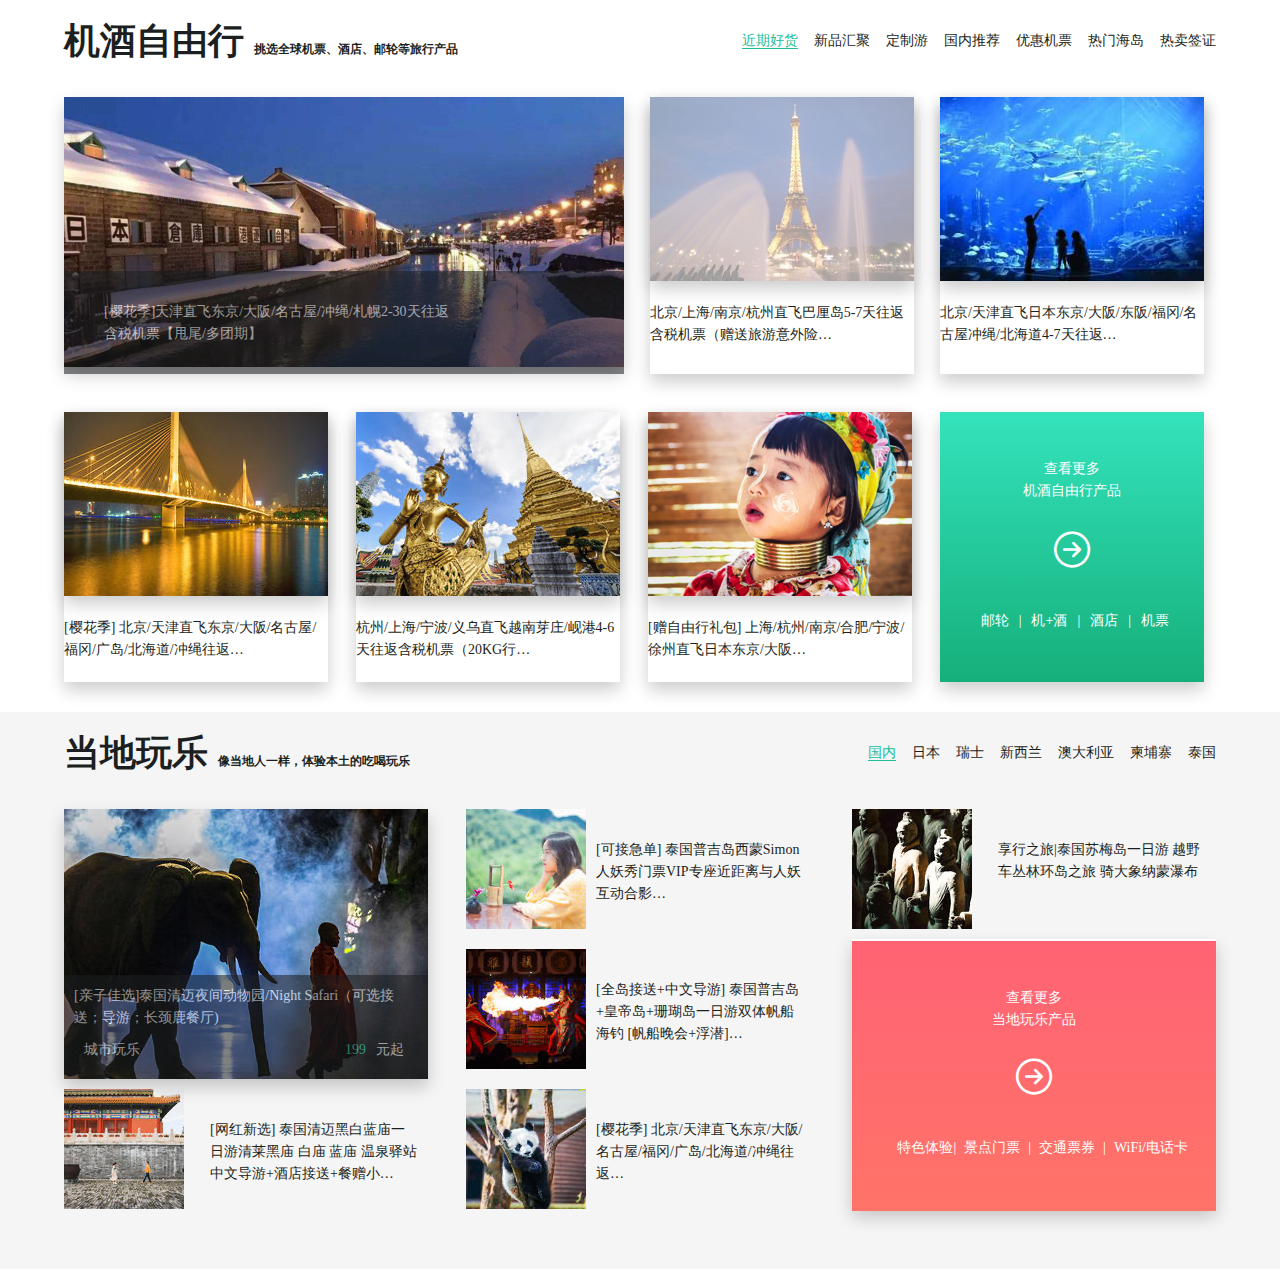
<file: S2005230145/EX12/index.html>
<!DOCTYPE html>
<html lang="en">
<head>
    <meta charset="UTF-8">
    <meta name="viewport" content="width=device-width, initial-scale=1.0">
    <title>Document</title>
    <link rel="stylesheet" href="style.css">
</head>
<body>
   <div class="poll">
      <div class="ewr">
         <div class="wap">
            <h4 class="www">机酒自由行<span>挑选全球机票、酒店、邮轮等旅行产品</span></h4>
            <ul class="www">
               <li ><a href="" class="cvb">近期好货</a></li>
               <li><a>新品汇聚</a></li>
               <li><a>定制游</a></li>
               <li><a>国内推荐</a></li>
               <li><a>优惠机票</a></li>
               <li><a>热门海岛</a></li>
               <li class="asa"><a>热卖签证</a></li>
            </ul>
         </div>
         <div class="jik">  
            <div class="weq1 wefd">
               <img src="image/image (2).png" alt="" class="ds wefd">
               <div class="ert"><a href=""><span>[樱花季]天津直飞东京/大阪/名古屋/冲绳/札幌2-30天往返
                  含税机票【甩尾/多团期】</span></a></div>
            </div>
            <div class="weq">
               <img src="image/image (10).png" alt="" class="ds1">
               <p>北京/上海/南京/杭州直飞巴厘岛5-7天往返含税机票（赠送旅游意外险…</p>
            </div>
            <div class="weq ">
               <img src="image/image (7).png" alt="" class="ds1">
               <p>北京/天津直飞日本东京/大阪/东阪/福冈/名古屋冲绳/北海道4-7天往返…</p>
            </div>
            <div class="weq">
               <img src="image/image (1).png" alt="" class="ds1">
               <p>[樱花季] 北京/天津直飞东京/大阪/名古屋/福冈/广岛/北海道/冲绳往返…</p>
            </div>
            <div class="weq">
               <img src="image/image (3).png" alt="" class="ds1">
               <p>杭州/上海/宁波/义乌直飞越南芽庄/岘港4-6天往返含税机票（20KG行…</p>
            </div>
            <div class="weq">
               <img src="image/image (8).png" alt="" class="ds1">
               <p>[赠自由行礼包] 上海/杭州/南京/合肥/宁波/徐州直飞日本东京/大阪…</p>
            </div>
            <div class="weq">
               <div class="ex">
                  <div class="eefrf">
                  <p class="p1">查看更多</p>
                  <p>机酒自由行产品</p>
                  <div class="ion">
                  <i class="icon-uniE900"></i>
                  </div>
                  
                  <ul>
                  <li>机票</li>
                  <li>|</li>
                  <li>酒店</li>
                  <li>|</li>
                  <li>机+酒</li>
                  <li>|</li>
                  <li>邮轮</li>
                  </ul> 
                  </div>
              </div>
            </div>
         </div>
      </div>
      <div class="bg123">
         <div class="ef">
         <div class="wap">
            <h4>当地玩乐<span>像当地人一样，体验本土的吃喝玩乐</span></h4>
            <ul>
               <li><a href="" class="cvb">国内</a></li>
               <li><a>日本</a></li>
               <li><a>瑞士</a></li>
               <li><a>新西兰</a></li>
               <li><a>澳大利亚</a></li>
               <li><a>柬埔寨</a></li>
               <li class="asa"><a>泰国</a></li>
            </ul>
         </div>
         <div class="jik1 jik2"> 
            <div class="weq2 wefd">
               <img src="image/image (4).png" alt="" class="ds3 wefd">
               <div class="ert1"><a href="">[亲子佳选]泰国清迈夜间动物园/Night Safari（可选接送；导游；长颈鹿餐厅)</a><a href=""><span>城市玩乐<span><span class="we1">元起</span><span class="we">199</span></span></span></a></div>
            </div>
            <div class="weq3">
               <img src="image/image (11).png" alt="" class="ds4">
               <p class="e">[网红新选] 泰国清迈黑白蓝庙一日游清莱黑庙 白庙 蓝庙 温泉驿站中文导游+酒店接送+餐赠小…</p>
            </div>
            <div class="weq3">
               <img src="image/image (5).png" alt="" class="ds4">
               <p class="e">[可接急单] 泰国普吉岛西蒙Simon人妖秀门票VIP专座近距离与人妖互动合影…</p>
            </div>
            <div class="weq3">
               <img src="image/image (9).png" alt="" class="ds4">
               <p class="e">[全岛接送+中文导游] 泰国普吉岛+皇帝岛+珊瑚岛一日游双体帆船海钓 [帆船晚会+浮潜]…</p>
            </div>
            <div class="weq3">
               <img src="image/image (12).png" alt="" class="ds4">
               <p class="e">[樱花季] 北京/天津直飞东京/大阪/名古屋/福冈/广岛/北海道/冲绳往返…</p> 
            </div>
            <div class="weq3">
               <img src="image/image (6).png" alt="" class="ds4">
               <p class="e">享行之旅|泰国苏梅岛一日游 越野车丛林环岛之旅 骑大象纳蒙瀑布</p>
            </div>
            <div class="weq2">
               <div class="ex1">
                  <div class="eefrf1">
                  <p class="p1">查看更多</p>
                  <p>当地玩乐产品</p>
                  <div class="ion">
                  <i class="icon-uniE900"></i>
                  </div>
              
                  <ul>
                  <li>WiFi/电话卡</li>
                  <li>|</li>
                  <li>交通票券</li>
                  <li>|</li>
                  <li>景点门票</li>
                  <li>|</li>
                  <li class="rree">特色体验</li>
                  </ul> 
                  </div>
              </div>
            </div>
         </div>
         </div>
      </div>
   </div>
</body>
</html>
</file>
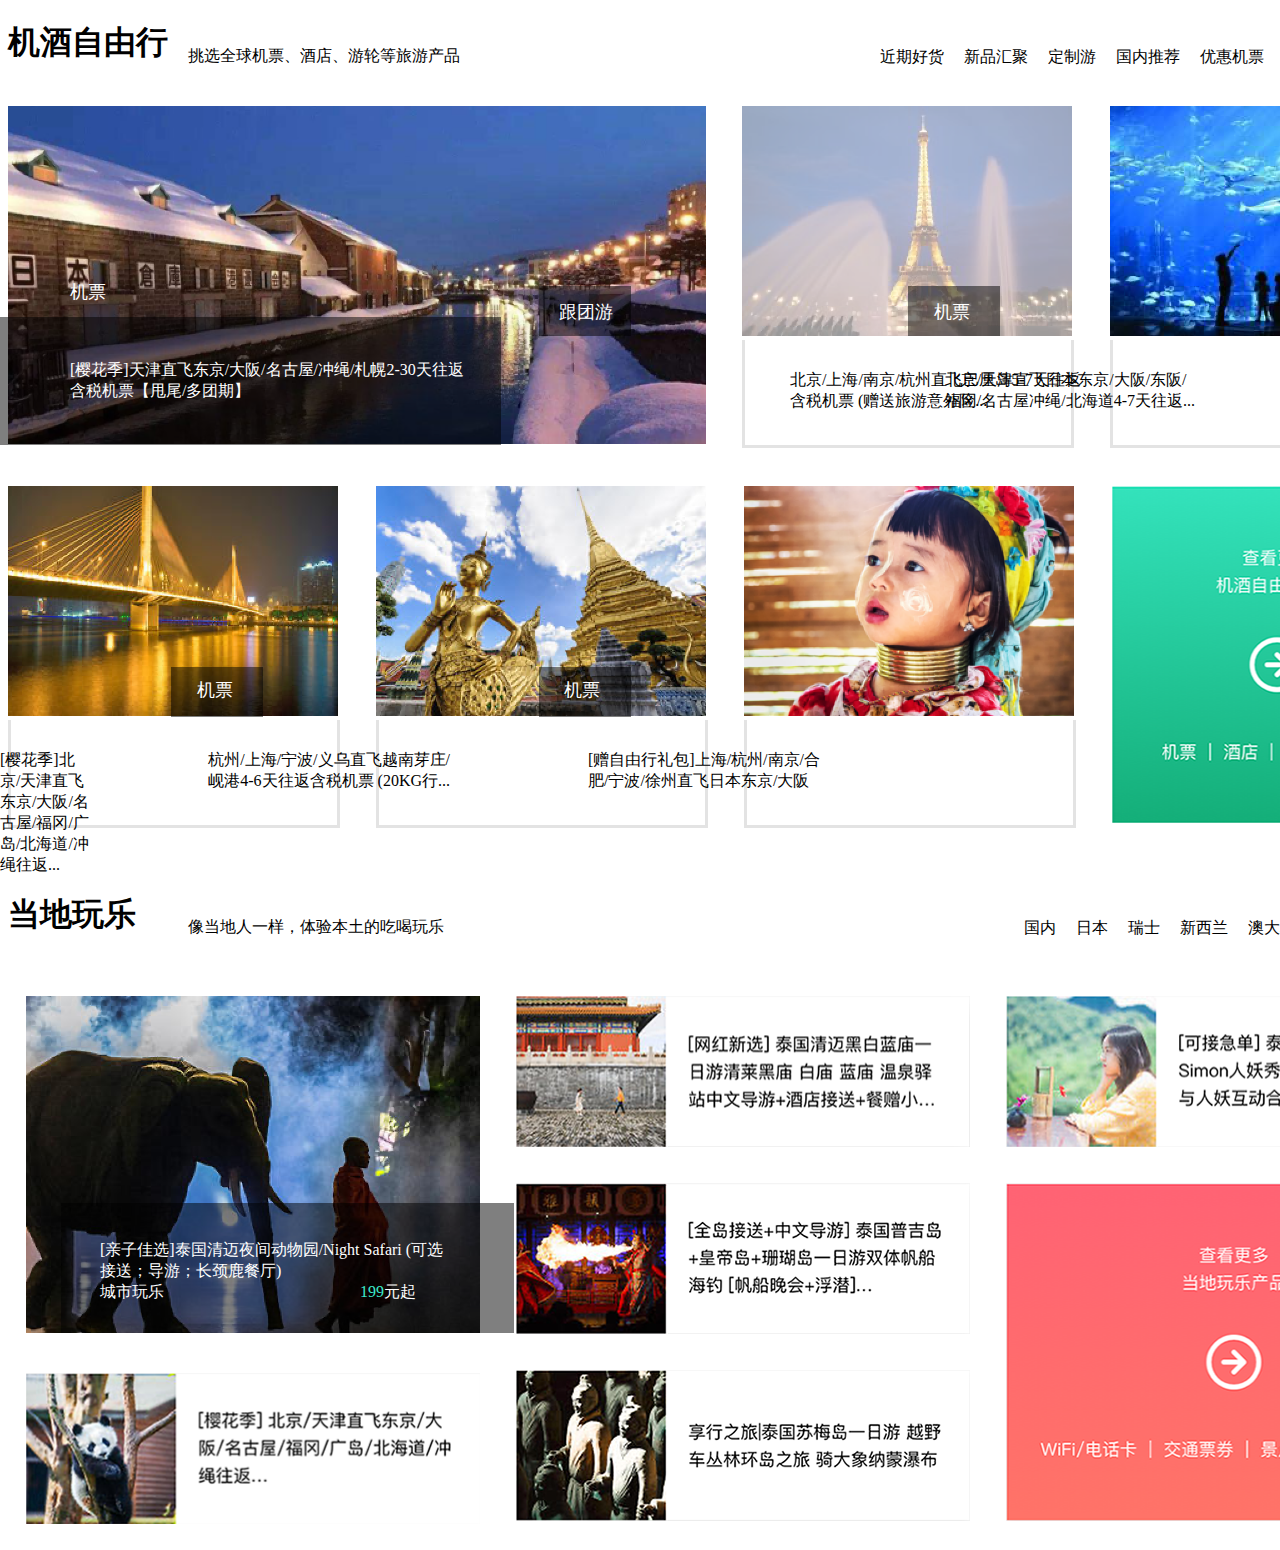
<file: Ex12-1/自由行.html>
<!DOCTYPE html>
<html lang="en">

<head>
    <meta charset="UTF-8">
    <meta http-equiv="X-UA-Compatible" content="IE=edge">
    <meta name="viewport" content="width=device-width, initial-scale=1.0">
    <title>S2005230130 李铭</title>
    <link rel="stylesheet" href="css/ziyouxing.css">
</head>

<body>
    <div class="big-div">
        <div class="div1">
            <div class="head">
                <h1>机酒自由行</h1>
                <span class="head-span">挑选全球机票、酒店、游轮等旅游产品</span>
                <div class="nav">
                    <span><a href="">近期好货</a></span>
                    <span><a href="">新品汇聚</a></span>
                    <span><a href="">定制游</a></span>
                    <span><a href="">国内推荐</a></span>
                    <span><a href="">优惠机票</a></span>
                    <span><a href="">热门海岛</a></span>
                    <span><a href="">热卖签证</a></span>
                </div>
            </div>

            <div class="body">
                <div class="body1">
                    <div class = "yejing">
                        <img src="images/12-1夜景.png" class="photo1">
                        <div class="jp-1"></div>
                        <div class="black-1"></div>
                        <span class="span1">机票</span>
                        <span class="black-1-1">[樱花季]天津直飞东京/大阪/名古屋/冲绳/札幌2-30天往返<br>含税机票【甩尾/多团期】</span>
                    </div>
                    <div class = "tieta">
                        <img src="images/12-2铁塔.png" class="photo-o">
                        <div class="jp-2"></div>
                        <span class="span2">跟团游</span>
                        <div class="white-1"></div>
                        <span class="white-1-1">北京/上海/南京/杭州直飞巴厘岛5-7天往返<br>含税机票 (赠送旅游意外险...</span>
                    </div>
                    <div>
                        <img src="images/12-3鱼.png" class="photo-o">
                        <div class="jp-3"></div>
                        <span class="span3">机票</span>
                        <div class="white-1"></div>
                        <span class="white-2-1">北京/天津直飞日本东京/大阪/东阪/<br>福冈/名古屋冲绳/北海道4-7天往返...</span>
                    </div>
                </div>
                <div class="body2">
                    <div>
                        <img src="images/12-4桥.png" class="photo-o">
                        <div class="jp-4"></div>
                        <span class="span4">机票</span>
                        <div class="white-1"></div>
                        <span class="white-3-1">[樱花季]北京/天津直飞东京/大阪/名<br>古屋/福冈/广岛/北海道/冲绳往返...</span>
                    </div>
                    <div>
                        <img src="images/12-5金人.png" class="photo-o">
                        <div class="jp-5"></div>
                        <span class="span5">机票</span>
                        <div class="white-1"></div>
                        <span class="white-4-1">杭州/上海/宁波/义乌直飞越南芽庄/<br>岘港4-6天往返含税机票 (20KG行...</span>
                    </div>
                    <div>
                        <img src="images/12-6小女孩.png" class="photo-o">
                        <div class="jp-6"></div>
                        <span class="span6">机票</span>
                        <div class="white-1"></div>
                        <span class="white-5-1">[赠自由行礼包]上海/杭州/南京/合<br>肥/宁波/徐州直飞日本东京/大阪</span>
                    </div>
                    <img src="images/12-7查看更多(绿).png" class="photo-more">
                </div>
            </div>
        </div>
        <div class="div2">
            <div class="head">
                <h1>当地玩乐</h1>
                <span class="head-span">像当地人一样，体验本土的吃喝玩乐 </span>
                <div class="nav">
                    <span><a href="">国内</a></span>
                    <span><a href="">日本</a></span>
                    <span><a href="">瑞士</a></span>
                    <span><a href="">新西兰</a></span>
                    <span><a href="">澳大利亚</a></span>
                    <span><a href="">柬埔寨</a></span>
                    <span><a href="">泰国</a></span>
                </div>
            </div>

            <div class="body-s">
                <div class="body3">
                    <div>
                        <img src="images/12-8大象.png" class="photo2">
                        <div class="black-2"></div>
                        <span class="black-2-1">[亲子佳选]泰国清迈夜间动物园/Night Safari (可选<br>接送；导游；长颈鹿餐厅)<br>城市玩乐&nbsp;&nbsp;&nbsp;&nbsp;&nbsp;&nbsp;&nbsp;&nbsp;&nbsp;&nbsp;&nbsp;&nbsp;&nbsp;&nbsp;&nbsp;&nbsp;&nbsp;&nbsp;&nbsp;&nbsp;&nbsp;&nbsp;&nbsp;&nbsp;&nbsp;&nbsp;&nbsp;&nbsp;&nbsp;&nbsp;&nbsp;&nbsp;&nbsp;&nbsp;&nbsp;&nbsp;&nbsp;&nbsp;&nbsp;&nbsp;&nbsp;&nbsp;&nbsp;&nbsp;&nbsp;&nbsp;&nbsp;&nbsp;&nbsp;<span style="color:#3beacd">199</span>元起</span>
                    </div>
                    <img src="images/12-9熊猫.png" class="photo-o2">
                </div>
                <div class="body4">
                    <img src="images/12-10故宫.png" class="photo-o2">
                    <img src="images/12-11喷火.png" class="photo-o2">
                    <img src="images/12-12兵马俑.png" class="photo-o2">
                </div>
                <div class="body5">
                    <img src="images/12-13美女.png" class="photo-o2">
                    <img src="images/12-14查看更多(红).png" class="photo-more2">
                </div>
            </div>
        </div>
    </div>
</body>

</html>
</file>
<file: 1805230122/css/clean.css>
*{
    margin:0;
    padding:0
}
li{
    list-style:none
}
img{
    vertical-align:top;
    border:none
}
</file>
<file: 1805230122/css/style.css>
body {
    width: 1152px;
    margin: auto;
    height: auto;
}

.area1 {
    height: 50px;
    margin-top: 20px;
}

.left1 {
    float: left;
}

.left1 .left1a {
    width: 130px;
    float: left;
}

.left1 .left1b {
    float: right;
    font-size: 12px;
    width: 204px;
    line-height: 43px;
}

.right1 {
    float: right;
}

.right1 li {
    display: inline-block;
    font-size: 14px;
    padding-left: 10px;
    line-height: 43px;
}

.right1 li a {
    text-decoration: none;
    color: #000;
}

.area2 div {
    display: flex;
    flex-direction: row;
    flex-wrap: wrap;
    justify-content: start;
    margin-top: 10px;
}

.area2 .area2a {
    width: 560px;
    height: 270px;
    box-shadow: 0 4px 8px 0 rgba(0, 0, 0, 0.2);
}

.area2 .area2_a .area2b {
    margin-left: 32px;
    width: 264px;
    height: 270px;
    background: #FFFFFF;
    box-shadow: 0 8px 16px 0 rgba(0, 0, 0, 0.20);
}

.area2 .area2b img {
    width: 264px;
    height: 184px;
}

.area2 .area2b_ {
    width: 264px;
    height: 270px;
    background-image: linear-gradient(180deg, #34E3BC 0%, #15AF7A 98%);
    box-shadow: 0 4px 8px 0 rgba(0, 0, 0, 0.08);
}

.area2 .area2b_ .a2b1 {
    width: 236px;
    height: 44px;
    margin-top: 46px;
    margin-left: 80px;
}

.area2 .area2b_ span {
    font-size: 14px;
    color: #FFFFFF;
    text-align: center;
    line-height: 22px;
}

.area2 .area2b_ i {
    margin-left: 108px;
}

.area2 .area2b_ .a2b2 {
    width: 236px;
    height: 22px;
    margin-left: 50px;
}

.area2 .area2_b {
    margin-top: 32px;
}

.area2 .area2_b .area2b {
    margin-right: 32px;
    width: 264px;
    height: 270px;
    background: #FFFFFF;
    box-shadow: 0 8px 16px 0 rgba(0, 0, 0, 0.20);
}

.area2a span {
    width: 74px;
    height: 40px;
    opacity: 0.6;
    color: #FFFFFF;
    text-align: center;
    line-height: 40px;
    background: #1C1F21;
    position: absolute;
    margin-top: 128px;
}

.area2a div {
    width: 560px;
    height: 103px;
    opacity: 0.6;
    color: #FFFFFF;
    background: #1C1F21;
    position: absolute;
    margin-top: 168px;
}

.area2a div label {
    width: 508px;
    height: 44px;
    margin-top: 30px;
    margin-left: 26px;
}

.area2b span {
    width: 74px;
    height: 40px;
    opacity: 0.6;
    color: #FFFFFF;
    text-align: center;
    line-height: 40px;
    background: #1C1F21;
    position: absolute;
    margin-top: 144px;
}

.area2b div {
    width: 236px;
    height: 44px;
    font-size: 14px;
    margin-left: 15px;
}

.area3 {
    height: 70px;
    background-color: #F7F7F7;
}
.area4{
    background-color: #F7F7F7;
}
.area4 .area4_ {
    height: 460px;
    display: flex;
    flex-direction: column;
    flex-wrap: wrap;
}

.area4 .area4a {
    width: 364px;
    height: 270px;
    margin-bottom: 30px;
    position: relative;
}

.area4 .area4b {
    width: 364px;
    height: 120px;
    margin-bottom: 30px;
    background: #FFFFFF;
    box-shadow: 0 8px 16px 0 rgba(0, 0, 0, 0.08);
    position: relative;
}

.area4 .area4a div {
    width: 364px;
    height: 104px;
    position: absolute;
    opacity: 0.5;
    background: #1C1F21;
    margin-top: -104px;
}

.area4a a {
    color: #36DFBA;
    text-decoration: none;
}

.area4 .area4a div p {
    margin-top: 17px;
    margin-left: 21px;
    margin-right: 21px;
    color: #FFFFFF;
    font-size: 14px;
}

.area4 .area4b span {
    width: 208px;
    height: 66px;
    position: absolute;
    margin-top: 26px;
    margin-left: 18px;
}

.area4 .area4c {
    width: 364px;
    height: 270px;
    background-image: linear-gradient(180deg, #FF6374 1%, #FF7368 98%);
    box-shadow: 0 4px 8px 0 rgba(0, 0, 0, 0.08);
}
.area4c span{
    font-size: 14px;
    color: #FFFFFF;
    text-align: center;
    line-height: 22px;
}
.c1{
    width: 236px;
    height: 44px;
    text-align: center;
    margin-left: 55px;
    margin-top: 50px;
}
.area4c img{
    margin-top: 20px;
    margin-left: 42%;
}
.c2{
    width: 310px;
    height: 22px;
    margin-left: 40px;
    margin-top: 50px;
}

.area2a:hover{
    box-shadow: 0 4px 8px 0 rgba(0, 0, 0, 0.6);
    transform: scale(1.1);
}
.area2a {
        cursor: pointer;
        transition: all 0.6s;
}
.area2b:hover{
    box-shadow: 0 4px 8px 0 rgba(0, 0, 0, 0.6);
    transform: scale(1.1);
}
.area2b {
    cursor: pointer;
    transition: all 0.6s;
}
.area2b_:hover{
    box-shadow: 0 4px 8px 0 rgba(0, 0, 0, 0.6);
    transform: scale(1.1);
}
.area2b_{
    cursor: pointer;
    transition: all 0.6s;
}

.area4a{
    cursor: pointer;
    transition: all 0.6s;
}
.area4a:hover{
    box-shadow: 0 4px 8px 0 rgba(0, 0, 0, 0.6);
    transform: scale(1.08);
}
.area4b{
    cursor: pointer;
    transition: all 0.6s;
}
.area4b:hover{
    box-shadow: 0 4px 8px 0 rgba(0, 0, 0, 0.6);
    transform: scale(1.08);
}
.area4c{
    cursor: pointer;
    transition: all 0.6s;
}
.area4c:hover{
    box-shadow: 0 4px 8px 0 rgba(0, 0, 0, 0.6);
    transform: scale(1.08);
}
</file>
<file: S2005230118/css/style.css>
body{
    display: flex;
    min-height: 100vh;
    justify-content: center;
    align-items: center;
}
.both{
    width: 1152px;
    height: 658px;
}
.list{ 
    font-family: PingFangSC-Medium;
    font-size: 36px;
    color: #000000;
    text-align: justify;
    line-height: 54px;
}
.list_a{
    margin-left: 20px;
    font-family: PingFangSC-Regular;
    font-size: 12px;
    color: #000000;
    text-align: justify;
    line-height: 18px;
}
.shouye{
    float: right;
}
.shouye li{
    float: left;
    text-align: center;
    line-height: 22px;
    margin-right: 16px;
    list-style: none;
}
.shouye li:nth-child(7){
    margin-right: 0;
}
.shouye a{
    font-size: 14px;
    color: rgba(0,0,0,0.85);
    font-family: PingFangSC-Regular;
    text-decoration: none;
}
.shouye :hover a{
    padding-bottom: 2px;
    color: #20BD9A;
    border-bottom: 4px solid  #20BD9A;;
}
.feat{
    display: flex;
    flex-wrap: wrap;
    width: 1152px;
    height: 572px;
    justify-content: space-between;
    margin-top: 32px;
    align-content: space-between;
}
.eat{
    position: relative;
    width: 560px;
    height: 270px;
}
.list_b{
    width: 560px;
    height: 270px;
}
.feat_a{
    position: absolute;
    bottom: 0;
    height: 103px;
    width: 560px;
    background-color: rgba(0, 0, 0, 0.5);
}
.feat_a a{
    position: absolute;
    text-decoration: none;
    font-family: PingFangSC-Regular;
    font-size: 14px;
    margin: 30px 26px 29px 26px;
    color: #FFFFFF;
    line-height: 22px
}
.diyi{
    height: 184px;
    width: 264px;
    position: relative;
}
.none{
    height: 184px;
    width: 264px;
}
.diyi_a{
    position: absolute;
    bottom: 0;
    height: 40px;
    width: 74px;
    background-color: rgba(0, 0, 0, 0.5);
}
.diyi_a span{
    position: absolute;
    font-family: PingFangSC-Regular;
    font-size: 14px;
    margin: 9px 16px 9px 16px;
    color: #FFFFFF;
    text-align: center;
    line-height: 22px;
}
.dier{
    position: relative;
    height: 86px;
    width: 264px;
    box-shadow: 0 8px 16px 0 rgba(0,0,0,0.20);
    background-color: #FFFFFF;
}
.dier a{
    display: -webkit-box;
    overflow: hidden;
    -webkit-line-clamp: 2;
    -webkit-box-orient: vertical;
    text-decoration: none;
    position: absolute;
    font-family: PingFangSC-Regular;
    font-size: 14px;
    color: #1C1F21;
    line-height: 22px;
    margin: 20px 14px 22px 14px;
}
.disan{
    height: 184px;
    width: 264px;
    position: relative;
}
.none_a{
    height: 184px;
    width: 264px;
}
.disan_a{
    position: absolute;
    bottom: 0;
    height: 40px;
    width: 74px;
    background-color: rgba(0, 0, 0, 0.5);
}
.disan_a span{
    position: absolute;
    font-family: PingFangSC-Regular;
    font-size: 14px;
    margin: 9px 23px 9px 23px;
    color: #FFFFFF;
    text-align: center;
    line-height: 22px;
}
.disi{
    position: relative;
    height: 86px;
    width: 264px;
    box-shadow: 0 8px 16px 0 rgba(0,0,0,0.20);
    background-color: #FFFFFF;
}
.disi a{
    display: -webkit-box;
    overflow: hidden;
    -webkit-line-clamp: 2;
    -webkit-box-orient: vertical;
    text-decoration: none;
    position: absolute;
    font-family: PingFangSC-Regular;
    font-size: 14px;
    color: #1C1F21;
    line-height: 22px;
    margin: 20px 14px 22px 14px;
}
.shiyi{
    position: relative;
    height: 270px;
    width: 264px;
    background-image: linear-gradient(180deg, #34E3BC 0%, #15AF7A 98%);
    box-shadow: 0 4px 8px 0 rgba(0,0,0,0.08);
}
.shiyi a{
    height: 44px;
    width: 236px;
    position: absolute;
    text-decoration: none;
    font-family: PingFangSC-Regular;
    font-size: 14px;
    color: #FFFFFF;
    text-align: center;
    line-height: 22px;
    margin: 46px 14px 180px 14px;
}
.shiyi img{
    position: absolute;
    margin: 118px 108px 104px 108px;
}
.shiyi span{
    height: 22px;
    width: 236px;
    position: absolute;
    margin: 202px 14px 46px 14px; 
    font-family: PingFangSC-Regular;
    font-size: 14px;
    color: #FFFFFF;
    text-align: center;
    line-height: 22px;
}
.dada{
    height: 586px;
}
.xiamian{
    margin-top: 80px;
}
.xiage{
    display: flex;
    flex-wrap: wrap;
    flex-direction: column;
    align-content: space-between;
    justify-content: space-between;
    width: 1152px;
    height: 420px;
    margin-top: 32px;
}
.shier{
    position: relative;
    width: 364px;
    height: 270px;
}
.list_e{
    width: 364px;
    height: 270px;
}
.shier_a{
    position: absolute;
    bottom: 0;
    height: 104px;
    width: 364px;
    background-color: rgba(0, 0, 0, 0.5);
}
.shier_a a{
    text-decoration: none;
    position: absolute;
    font-family: PingFangSC-Regular;
    font-size: 14px;
    color: #FFFFFF;
    line-height: 22px;
    margin: 17px 21px 7px 21px;
}
.dakai{
    height: 120px;
    width: 364px;
}
.shisan{
    height: 120px;
    width: 364px;
    position: relative;  
}
.none_e{
    float: left;
    height: 120px;
    width: 120px;
}
.shisi{
    float: left;
    position: relative;
    height: 120px;
    width: 244px;
    background: #FFFFFF;
    box-shadow: 0 4px 8px 0 rgba(0,0,0,0.08);
}
.shisi a{
    display: -webkit-box;
    overflow: hidden;
    -webkit-line-clamp: 3;
    -webkit-box-orient: vertical;
    text-decoration: none;
    position: absolute;
    font-family: PingFangSC-Regular;
    font-size: 14px;
    color: #000000;
    line-height: 22px;
    margin: 26px 18px 28px 18px;
}
.zuihou{
    position: relative;
    height: 270px;
    width: 364px;
    background-image: linear-gradient(180deg, #FF6374 1%, #FF7368 98%);
    box-shadow: 0 4px 8px 0 rgba(0,0,0,0.08);
}
.zuihou a{
    height: 44px;
    width: 236px;
    position: absolute;
    text-decoration: none;
    font-family: PingFangSC-Regular;
    font-size: 14px;
    color: #FFFFFF;
    text-align: center;
    line-height: 22px;
    margin: 46px 64px 180px 64px;
}
.zuihou img{
    height: 48px;
    width: 48px;
    position: absolute;
    margin: 118px 158px 104px 158px;
}
.zuihou span{
    height: 22px;
    width: 310px;
    position: absolute;
    margin: 202px 27px 46px 27px; 
    font-family: PingFangSC-Regular;
    font-size: 14px;
    color: #FFFFFF;
    text-align: center;
    line-height: 22px;
}
</file>
<file: S2005230120/css/style.css>
.subject{
    width: 1366px;
    margin: 0 auto;
}

.title{
    width: 1366px;
    height: 54px;
    float: left;
    margin: 0;
    padding: 0;
}

.z1{
    font-family: PingFangSC-Medium;
    font-size: 36px;
    float: left;
    color: #000000;
    text-align: justify;
    line-height: 54px;
    margin: 0;
    padding: 0;
    margin-left: 15px;
}

.z2{
    font-family: PingFangSC-Regular;
    font-size: 12px;
    color: #000000;
    text-align: justify;
    line-height: 18px;
    margin-left: 12px;
}

li{
    list-style-type: none;
    float: left;
    text-align: center;
    line-height: 22px;
}

.z3{
    float: right;
    margin-right: 180px;
}

a{
    text-decoration: none;
    font-family: PingFangSC-Regular;
    font-size: 14px;
    color: #000000;
    margin-left: 16px;
}

.az1{
    color: #20BD9A;
}

.az2{
    margin-left: 18px;
    padding: 0;
}

a:hover{
    text-decoration: underline;
    color: #20BD9A;
}

.content{
    width: 1366px;
    height: 572px;
    float: left;
    display: -webkit-flex;
    display: flex;
    -webkit-flex-wrap: wrap;
    flex-wrap: wrap;
}

.p1{
    position: relative;
    float: left;
    width: 560px;
    height: 270px;
    margin: 20px;
}

.ph1{
    float: left;
}

.zt{
    position: absolute;
    z-index: 5;
    left: 15px;
    top: 200px;
    font-family: PingFangSC-Regular;
    font-size: 14px;
    color: #FFFFFF;
    line-height: 22px;
}

.fp1{
   
    float: left;
    width: 560px;
    height: 103px;
    margin: 0;
    padding: 0;
    position:absolute; 
    z-index:2;
    left:0;
    bottom:0;
    opacity: 0.55;
    background: #1C1F21;
}

.ph{
    float: left;
}

.fp{
    float: left;
    width: 264px;
    height: 86px;
    margin-top: 20px;
    margin-left: 14px;
    margin: 0;
    padding: 0;
    font-family: PingFangSC-Regular;
    font-size: 14px;
    color: #1C1F21;
    line-height: 22px;
    box-shadow: 8px 8px 8px  #4c6f27;
}

.p2{
    width: 264px;
    height: 270px;
    margin: 20px;
}

.next{
    float: left;
    width: 264px;
    height: 270px;
    margin: 20px;
    background: linear-gradient(#34E3BC ,#15AF7A);
}

.zi4{
    width: 236px;
    height: 44px;
    margin:  0 auto;
    text-align: center;
    font-family: PingFangSC-Regular;
    font-size: 14px;
    color: #FFFFFF;
    text-align: center;
    line-height: 22px;
    margin-top: 40px;
}

.zi4 .p{
    margin: 0;
    padding: 0;
}

.po1{
    width: 10px;
    height: 10px;
    margin-left: 90px;
    margin-top: 12px;
}


.zi5{
    margin: 0 auto;
    width: 236px;
    height: 22px;
    margin: 0;
    padding: 0;
    margin-top: 100px;
}

.zz{
    font-family: PingFangSC-Regular;
    font-size: 14px;
    color: #FFFFFF;
    line-height: 22px;
}

.zz1{
    margin-left: 10px;
}


.title2{
    width: 1366px;
    height: 54px;
    float: left;
    margin: 0;
    padding: 0;
    margin-top: 50px;
}

.tz1{
    font-family: PingFangSC-Medium;
    font-size: 36px;
    float: left;
    color: #000000;
    text-align: justify;
    line-height: 54px;
    margin: 0;
    padding: 0;
    margin-left: 15px;
}


.tz2{
    font-family: PingFangSC-Regular;
    font-size: 12px;
    color: #000000;
    text-align: justify;
    line-height: 18px;
    margin-left: 12px;
}

.tzz2{
    float: right;
    margin-right: 180px;
}

.az3{
    color: #20BD9A;
}

.az4{
    margin-left: 18px;
    padding: 0;
}

.content2{
    float: left;
    width: 1366px;
    height: 500px;
    display: -webkit-flex;
    display: flex;
    -webkit-flex-direction: column;
    flex-direction: column;
    -webkit-flex-wrap: wrap;
    flex-wrap: wrap;
}

.th1{
    position: relative;
    float: left;
    width: 364px;
    height: 270px;
    margin: 20px;
}

.atp{
    float: left;
}

.zd{
    position: absolute;
    z-index: 5;
    left: 15px;
    top: 200px;
    font-family: PingFangSC-Regular;
    font-size: 14px;
    color: #FFFFFF;
    line-height: 22px;
}

.zdp{
    float: left;
    width: 364px;
    height: 103px;
    margin: 0;
    padding: 0;
    position:absolute; 
    z-index:2;
    left:0;
    bottom:0;
    opacity: 0.55;
    background: #1C1F21;
}

.th{
    width: 364px;
    height: 120px;
    margin: 20px;
}

.tp{
    float: left;
}

.xd{
    float: left;
    width: 244px;
    height: 120px;
    margin-top: 20px;
    margin-left: 14px;
    margin: 0;
    padding: 0;
    font-family: PingFangSC-Regular;
    font-size: 14px;
    color: #000000;
    line-height: 22px;
    box-shadow: 8px 8px 8px  #4c6f27;
}

.th2{
    float: left;
    width: 364px;
    height: 270px;
    margin: 20px;
    background: linear-gradient(#FF6374,#FF7368)
}

.w1{
    float: left;
    width: 236px;
    height: 44px;
    text-align: center;
    margin: 0;
    padding: 0;
    color: #FFFFFF;
    margin-left: 60px;
    margin-top: 20px;
    font-family: PingFangSC-Regular;
    font-size: 14px;
    color: #FFFFFF;
    text-align: center;
    line-height: 22px;
}

.po2{
    width: 48px;
    height: 48px;
    margin-top: 100px;
    margin-left: 120px;
}

.abab{
    width: 310px;
    height: 22px;
    margin-top: 80px;
    float: right;
    margin-right: 35px;
}

.l{
    font-family: PingFangSC-Regular;
    font-size: 14px;
    color: #FFFFFF;
    text-align: center;
    line-height: 22px;
}
</file>
<file: S2005230134/CSS/style.css>
body{
    position: relative;
    margin: 0 auto;
    width: 1082px;
    display: flex;
    justify-content: center;
    align-items: center;
    min-height: 100vh;

}

.cuisine{
    width: 1082px;
}

.cuisine-r{
    position: absolute;
    display: flex;
    flex-wrap: wrap;
    justify-content: space-between;
    align-content: space-between;
    height: 270px;
}

.code{
    display: flex;
    flex-wrap: wrap;
    justify-content: space-between;
    align-content: space-between;
    height: 120px;
}

.five{
    order: 1;
}
</file>
<file: S2005230139/css/style.css>
.div1{
    height: 600px;
    width: 1200px;
    background: #F7F7F7;
    display: flex;
    align-items: flex-start;
    justify-content: space-around;
    flex-wrap: wrap;
}

.div1 img{
    display: flex;
}

p{
    font-size: 12px;
    color: #000000;
    text-align: justify;
    line-height: 18px;
}
.datu{
    position: relative;
    display: flex;
    height: 270px;
    width: 560px;
}
.qqq{
    position:absolute;
    width: 560px;
    height: 104px;
    top:229px;
    right: 677px;
    background-color:rgba(0, 0, 0, 0.5);
    font-size: 14px;
    color: #FFFFFF;
    line-height: 22px;
}
.header{
    position: relative;
    width: 264px;
    height: 270px;
    /*border: solid 1px wheat;
    box-shadow: inset 5px 5px 20px #ccc;*/
    box-shadow: inset 5px 5px 20px rgb(255, 253, 253),5px 5px 20px #000;
}
.green{
  background-image: url(images/图6.png)
}
.div2{
    height: 400px;
    width: 1200px;
    background: #F7F7F7;
    display: flex;
    flex-wrap: wrap;
    align-content:space-around;
    justify-content:space-between;
    align-items: stretch;
    flex-direction: column;
}
.zzz{
    width :364px;
}

.aaa{
    width:50%;
}
.abc{
    font-size: 36px;
    color: #000000;
    text-align: justify;
    line-height: 54px;
}
.xxx{
    position:absolute;
    width: 74px;
    height: 44px;
    top:140px;
    opacity: 0.6;
    background: #1C1F21;
    color: #FFFFFF;
  
}
.header1{
    position: relative;
    width: 264px;
    height: 270px;
    background-color: #34E3BC;
}
.header1 p{
    list-style: none;
    width: 48px;
    height: 48px;
    border: solid 5px #FFFFFF;
    border-radius: 50%;
    font-family: feather;
    font-size: 40px;
    color: #FFFFFF;
    text-align: center;
    line-height: 48px;
    margin-left: 110px;
    margin-top: 110px;
}
.header1  span{
    position:absolute;
    float: left;
    top:30px;
    left:85px;
    font-size: 14px;
    color: #FFFFFF;
    text-align: center;
    line-height: 22px;
}
a{
    text-decoration: none;
    color: #FFFFFF;
}
span:hover{
    cursor: pointer;
}

.zhy{
    width: 364px;
    height: 270px;
    background-color: deeppink;
}
.abb{
    width: 364px;
    height: 270px;
    background-color: dodgerblue;
}
</file>
<file: 十二周作业S2005230151/css/style.css>
.title1 {
    margin: 0 auto;
    width: 1188px;
    height: 100px;
}

li {
    display: flex;
}

li:hover {
    color: #20BD9A;
}
.body1 {
    width: 1188px;
    height: 638px;
}
.title-L {
    margin: 0 auto;
    padding-left: 0;
    padding-top: 20px;
    float: left;
    width: 410px;
    height: 55px;
}

.font1 {
    float: left;
    font-family: PingFangSC-Medium;
    font-size: 36px;
    text-align: justify;
    line-height: 54px;
    color: #000000;
}

.font2 {
    padding-left: 10px;
    padding-top: 28px;
    font-family: PingFangSC-Regular;
    font-size: 12px;
    text-align: justify;
    line-height: 18px;
    color: #000000;
}

.title-R {
    margin: 0 auto;
    padding-top: 20px;
    padding-right: 25px;
    float: right;
    width: 450px;
    height: 25px;
}

.font3 {
    float: right;
    font-family: PingFangSC-Regular;
    font-size: 14px;
    color: rgba(0,0,0,0.85);
    text-align: center;
    line-height: 22px;
    margin-left: 10px;
    padding-top: 20px;
}
.body2 {
    position: absolute;
    flex-direction:column;
    left: 368px;
    width: 560px;
    height: 600px;
}

.ph1 {
    position: relative;
    padding-left: 0;
    float: left;
    width: 560px;
    height: 270px;
    overflow: hidden;
}
img:hover {
    transform: scale(1.2);
}

.fph1 {
    position: absolute;
    top: 168px;
    width: 560px;
    height: 103px;
    background-color:rgba(44, 44, 44, 0.55);
}
.a1 {
    position: absolute;
    top: 19px;
    left: 28px;
    right: 26px;
    font-family: PingFangSC-Regular;
    font-size: 14px;
    color: #FFFFFF;
}

.a2 {
    position: absolute;
    top: 42px;
    left: 28px;
    font-family: PingFangSC-Regular;
    font-size: 14px;
    color: #FFFFFF;
}
.ph2 {
    float: left;
    width: 264px;
    height: 270px;
    box-shadow: 0 4px 8px 0 #d8d8d8;
    background-color: rgba(255, 255, 255, 0.08);
    padding-left: 0;
    overflow: hidden;
}
.fph2 {
    position: absolute;
    top: 461px;
    width: 74px;
    height: 40px;
    background-color:rgba(0, 0, 0, 0.6);
}
.a3 {
    position: absolute;
    left: 20px;
    font-family: PingFangSC-Regular;
    font-size: 14px;
    color: #FFFFFF;
}
.a4 {
    margin: 0 auto;
    padding-top: 20px;
    padding-left: 15px;
    font-family: PingFangSC-Regular;
    font-size: 14px;
    color: #1C1F21;
}
.a5 {
    margin: 0 auto;
    padding-left: 15px;
    font-family: PingFangSC-Regular;
    font-size: 14px;
    color: #1C1F21;
}
.ph3 {
    float: left;
    padding-left: 0;
    margin: 15px 0 0 30px;
    width: 264px;
    height: 270px;
    box-shadow: 0 4px 8px 0 #d8d8d8;
    background-color: rgba(255, 255, 255, 0.08);
    overflow: hidden;
}
.fph3{
    position: absolute;
    top: 461px;
    width: 74px;
    height: 40px;
    background-color:rgba(0, 0, 0, 0.6);
}
.a6 {
    position: absolute;
    left: 20px;
    font-family: PingFangSC-Regular;
    font-size: 14px;
    color: #FFFFFF;
}
.a7 {
    margin: 0 auto;
    padding-top: 20px;
    padding-left: 15px;
    font-family: PingFangSC-Regular;
    font-size: 14px;
    color: #1C1F21;
}
.a8 {
    margin: 0 auto;
    padding-left: 15px;
    font-family: PingFangSC-Regular;
    font-size: 14px;
    color: #1C1F21;
}
.body3 {
    position: absolute;
    flex-direction:column;
    right: 360px;
    width: 590px;
    height: 600px;
}
.ph4 {
    float: left;
    padding-left: 0;
    margin:15px 0px 0px 0px;
    width: 264px;
    height: 270px;
    box-shadow: 0 4px 8px 0 #d8d8d8;
    background-color: rgba(255, 255, 255, 0.08);
    overflow: hidden;
}
.fph4 {
    position: absolute;
    top: 158px;
    width: 74px;
    height: 40px;
    background-color:rgba(0, 0, 0, 0.6);
}
.a9 {
    position: absolute;
    left: 15px;
    font-family: PingFangSC-Regular;
    font-size: 14px;
    color: #FFFFFF;
}
.a10 {
    margin: 0 auto;
    padding-top: 20px;
    padding-left: 15px;
    font-family: PingFangSC-Regular;
    font-size: 14px;
    color: #1C1F21;
}
.a11 {
    margin: 0 auto;
    padding-left: 15px;
    font-family: PingFangSC-Regular;
    font-size: 14px;
    color: #1C1F21;
}
.ph5 {
    float: left;
    padding-left: 0;
    margin: 15px 0 0 30px;
    width: 264px;
    height: 270px;
    box-shadow: 0 4px 8px 0 #d8d8d8;
    background-color: rgba(255, 255, 255, 0.08);
    overflow: hidden;
}
.fph5 {
    position: absolute;
    top: 158px;
    width: 74px;
    height: 40px;
    background-color:rgba(0, 0, 0, 0.6);
}
.a12 {
    position: absolute;
    left: 20px;
    font-family: PingFangSC-Regular;
    font-size: 14px;
    color: #FFFFFF;
}
.a13 {
    margin: 0 auto;
    padding-top: 20px;
    padding-left: 15px;
    font-family: PingFangSC-Regular;
    font-size: 14px;
    color: #1C1F21;
}
.a14 {
    margin: 0 auto;
    padding-left: 15px;
    font-family: PingFangSC-Regular;
    font-size: 14px;
    color: #1C1F21;
}
.ph6 {
    float: left;
    margin: 32px 0 0 0;
    width: 264px;
    height: 270px;
    box-shadow: 0 4px 8px 0 #d8d8d8;
    background-color: rgba(255, 255, 255, 0.08);
    padding-left: 0;
    overflow: hidden;
}
.fph6 {
    position: absolute;
    top: 461px;
    width: 74px;
    height: 40px;
    background-color:rgba(0, 0, 0, 0.6);
}
.a15 {
    position: absolute;
    left: 20px;
    font-family: PingFangSC-Regular;
    font-size: 14px;
    color: #FFFFFF;
}
.a16 {
    margin: 0 auto;
    padding-top: 20px;
    padding-left: 15px;
    font-family: PingFangSC-Regular;
    font-size: 14px;
    color: #1C1F21;
}
.a17 {
    margin: 0 auto;
    padding-left: 15px;
    font-family: PingFangSC-Regular;
    font-size: 14px;
    color: #1C1F21;
}
.ph7 {
    float: right;
    margin: 30px ;
    width: 264px;
    height: 270px;
    box-shadow: 0 4px 8px 0 #d8d8d8;
    background-color: rgba(255, 255, 255, 0.08);
    padding-left: 0;
    overflow: hidden;
}
.title2 {
    margin: 0 auto;
    width: 1188px;
    height: 100px;
}
.title2-L {
    margin: 0 auto;
    padding-left: 0;
    padding-top: 20px;
    float: left;
    width: 410px;
    height: 55px;
}
.font4 {
    float: left;
    font-family: PingFangSC-Medium;
    font-size: 36px;
    text-align: justify;
    line-height: 54px;
    color: #000000;
}

.font5 {
    padding-left: 10px;
    padding-top: 28px;
    font-family: PingFangSC-Regular;
    font-size: 12px;
    text-align: justify;
    line-height: 18px;
    color: #000000;
}
.title2-R {
    margin: 0 auto;
    padding-top: 20px;
    padding-right: 25px;
    float: right;
    width: 450px;
    height: 25px;
}
.font6 {
    float: right;
    font-family: PingFangSC-Regular;
    font-size: 14px;
    color: rgba(0,0,0,0.85);
    text-align: center;
    line-height: 22px;
    margin-left: 10px;
    padding-top: 20px;
}
.body5 {
    position: absolute;
    flex-direction:column;
    left: 368px;
    width: 364px;
    height: 600px;
}
.ph8 {
    position: relative;
    padding-left: 0;
    float: left;
    width: 364px;
    height: 270px;
    overflow: hidden;
}
.fph8 {
    position: absolute;
    top: 168px;
    width: 364px;
    height: 103px;
    background-color:rgba(44, 44, 44, 0.55);
}
.a18 {
    width: 322px;
    height: 44px;
    font-family: PingFangSC-Regular;
    font-size: 14px;
    color: #FFFFFF;
    margin: 20px ;
}
.a19 {
    position: absolute;
    top: 48px;
    left: 22px;
    font-family: PingFangSC-Regular;
    font-size: 14px;
    color: #FFFFFF;
}
.a20 {
    position: absolute;
    top: 48px;
    right: 58px;
    font-family: PingFangSC-Regular;
    font-size: 14px;
    color: #36DFBA;
}
.a21 {
    position: absolute;
    top: 48px;
    right: 26px;
    font-family: PingFangSC-Regular;
    font-size: 14px;
    color: #FFFFFF;
}
.ph9 {
    float: left;
    width: 364px;
    height: 120px;
    box-shadow: 0 4px 8px 0 #d8d8d8;
    background-color: rgba(255, 255, 255, 0.08);
    padding-left: 0;
    overflow: hidden;
}
.a22 {
    position: absolute;
    width: 208px;
    height: 66px;
    font-family: PingFangSC-Regular;
    font-size: 14px;
    color: #000000;
    left: 140px;
    top: 334px;
}
.body6 {
    position: absolute;
    flex-direction:column;
    left: 760px;
    width: 364px;
    height: 600px;
}
.ph10 {
    float: left;
    width: 364px;
    height: 120px;
    box-shadow: 0 4px 8px 0 #d8d8d8;
    background-color: rgba(255, 255, 255, 0.08);
    padding-left: 0;
    overflow: hidden;
}
.a23 {
    position: absolute;
    width: 208px;
    height: 66px;
    font-family: PingFangSC-Regular;
    font-size: 14px;
    color: #000000;
    left: 140px;
    top: 30px;
}
.ph11 {
    float: left;
    width: 364px;
    height: 120px;
    box-shadow: 0 4px 8px 0 #d8d8d8;
    background-color: rgba(255, 255, 255, 0.08);
    padding-left: 0;
    overflow: hidden;
}
.a24 {
    position: absolute;
    width: 208px;
    height: 66px;
    font-family: PingFangSC-Regular;
    font-size: 14px;
    color: #000000;
    left: 140px;
    top: 180px;
}
.ph12 {
    float: left;
    width: 364px;
    height: 120px;
    box-shadow: 0 4px 8px 0 #d8d8d8;
    background-color: rgba(255, 255, 255, 0.08);
    padding-left: 0;
    overflow: hidden;
}
.a25 {
    position: absolute;
    width: 208px;
    height: 66px;
    font-family: PingFangSC-Regular;
    font-size: 14px;
    color: #000000;
    left: 140px;
    top: 350px;
}
.body7 {
    position: absolute;
    flex-direction:column;
    right: 390px;
    width: 364px;
    height: 600px;
}
.ph13 {
    float: left;
    width: 364px;
    height: 120px;
    box-shadow: 0 4px 8px 0 #d8d8d8;
    background-color: rgba(255, 255, 255, 0.08);
    padding-left: 0;
    overflow: hidden;
}
.a26 {
    position: absolute;
    width: 208px;
    height: 66px;
    font-family: PingFangSC-Regular;
    font-size: 14px;
    color: #000000;
    left: 140px;
    top: 34px;
}
.ph14 {
    float: right;
    width: 364px;
    height: 270px;
    box-shadow: 0 4px 8px 0 #d8d8d8;
    background-color: rgba(255, 255, 255, 0.08);
    padding-left: 0;
    overflow: hidden;
}
</file>
<file: S2005230145/EX12/style.css>
body{
    font-size: 14px;
    font-family: PingFangSC-Regular;
    font-size: 14px;
    color: #1C1F21;
    line-height: 22px;
    margin: 0px auto;
}
.poll{
    display: flex;
    flex-direction:column;
    justify-content:space-between;
    align-items: center;
    height: 1188px;
}
a{
    text-decoration: none;
}
.jik1 p{
    margin: 0px;
    margin-top: 30px;
    margin-left: 10px;
    margin-right: 10px;
    width: 208px;
    height: 66px;
}
div.jik{
    display: flex;
    flex-direction:row;
    flex-wrap: wrap;
    justify-content: space-between;
    align-items:space-between;
    align-content:space-between;
    width: 1140px;
    height: 585px;
    
}
div.jik2{
    display: flex;
    flex-direction:row;
    flex-wrap: wrap;
    justify-content: space-between;
    align-items:space-between;
    align-content:space-between;
    width: 1140px;
    height: 455px; 
    padding: 30px 0px;
}
.bgg{
    width: 1140px;
    height: 455px; 
    background-color: #f5f5f5;
    position: absolute;
    bottom: 0px;
}
body a.cvb{
    color: #20BD9A;
    border-bottom: 1px solid #20BD9A;
}
div.weq,div.weq1,div .wap,div.weq2,div.weq3{
    display: inline-block;
}
span{
    margin-left: 10px;
}
.www{
    margin-top: 30px;
    margin-bottom: 30px;
}
ul{
    margin: 0px;
    padding:0px;
    float: right;
}
li{
    float: left;
    font-size: 14px;
    list-style: none;
    margin-right: 16px;
}
li.asa{
    margin: 0px;
}
.wap{
    font-size: 36px;
    width: 1152px;
}
h4{
    float: left;
    margin:0;
}
.wap span{
    font-size:12px;
}
.ds{ 
    width: 560px;
    height: 270px;
    background: #FFFFFF;
    box-shadow: 0 8px 16px 0 rgba(0,0,0,0.20);
}
.ds1{
    width: 264px;
    height: 184px;
    background: #FFFFFF;
    box-shadow: 0 8px 16px 0 rgba(0,0,0,0.20);
}
.weq{
    width: 264px;
    background: #FFFFFF;
    box-shadow: 0 8px 16px 0 rgba(0,0,0,0.20);
}
.ds2{
    height: 270px;
}
div.jik1{
    width: 1152px;
    display: flex;
    flex-direction:column;
    flex-wrap: wrap;
    justify-content:space-between;
    align-items:space-between;
    align-content: space-between;
    height: 400px;
    
}
.ds4{
    float: left;
    width: 120px;
    height: 120px;
}
.ds3{
    
    width: 364px;
    height: 270px;
}
.e{
    width: 208px;
    height: 66px;
    float: right;
}
.weq2{
    width: 364px;
    height: 270px;
    background: #FFFFFF;
    box-shadow: 0 8px 16px 0 rgba(0,0,0,0.20);
}
.wep3{
    width: 364px;
    height: 130px;
    background: #FFFFFF;
    box-shadow: 0 8px 16px 0 rgba(0,0,0,0.20);
}
.jik a{
    font-family: PingFangSC-Regular;
    font-size: 14px;
    color: #000000;
    line-height: 22px;
}
.ert{
    left: 0px;
    bottom: 0px;
    width: 560px;
    height: 103px;
    position: absolute;
    opacity: 0.55;
    background: #1C1F21; 
}
.ert1{  
    left: 0px;
    bottom: 0px;
    width: 364px;
    height: 104px;
    position: absolute;
    opacity: 0.55;
    background: #1C1F21; 
}
.wefd{
    position: relative;
}
.bg123{
    width: 5000px;
    display:flex;
    justify-content: center;
    align-items:flex-start;
    align-content: center;
    background-color:#f5f5f5;
    padding-top: 30px;
    padding-bottom: 30px;
}
.ef{
    width: 1152px;
}
.ewr{
    padding-bottom: 30px;
}
.ert a{
    display: inline-block;
    padding:30px;
   font-family: PingFangSC-Regular;
   font-size: 14px;
   color: #FFFFFF;
   line-height: 22px;
}
.ert span{
    float: left;
    padding-right: 50px;
    width: 350px;
}
.ert1 a{
    width: 330px;
    display: inline-block;
    padding-top:10px;
    padding-left:10px;
    padding-right:10px;
   font-family: PingFangSC-Regular;
   font-size: 14px;
   color: #FFFFFF;
   line-height: 22px;
}
.ert1 .we{
    color: #36DFBA;
    float: right;
}
.ert1 .we1{
    float: right;
}
@font-face {
  font-family: 'icomoon';
  src:  url('fonts/icomoon.eot?m72dnv');
  src:  url('fonts/icomoon.eot?m72dnv#iefix') format('embedded-opentype'),
    url('fonts/icomoon.ttf?m72dnv') format('truetype'),
    url('fonts/icomoon.woff?m72dnv') format('woff'),
    url('fonts/icomoon.svg?m72dnv#icomoon') format('svg');
  font-weight: normal;
  font-style: normal;
  font-display: block;
}

[class^="icon-"], [class*=" icon-"] {
  /* use !important to prevent issues with browser extensions that change fonts */
  font-family: 'icomoon' !important;
  speak: never;
  font-style: normal;
  font-weight: normal;
  font-variant: normal;
  text-transform: none;
  line-height: 1;

  /* Better Font Rendering =========== */
  -webkit-font-smoothing: antialiased;
  -moz-osx-font-smoothing: grayscale;
}

.icon-uniE900:before {
  content: "\e900";
}

i{
    font-size: 40px;
}

div.ex{
    font-family: PingFangSC-Regular;
    font-size: 14px;
    color: #FFFFFF;
    text-align: center;
    line-height: 22px;
    width: 264px;
    height: 270px;
    background: linear-gradient(to bottom,#34E3BC,#15AF7A);
}

.eefrf ul,.eefrf li{
    margin: 0px;
    padding: 0px;
}
.eefrf li{
    list-style: none;
    float: right;
}
.eefrf p{
    margin: 0px;
}
.eefrf .p1{
    padding-top: 46px;
}
.eefrf li{
    padding-right: 10px;
}
.eefrf ul{
    width: 236px;
    margin-top: 36px;
    margin-right: 25px;
}
.eefrf .ion{
    margin-top:28px;
}

div.ex1{
    font-family: PingFangSC-Regular;
    font-size: 14px;
    color: #FFFFFF;
    text-align: center;
    line-height: 22px;
    width: 364px;
    height: 270px;
    background: linear-gradient(to bottom,#FF6374,#FF7368);
}
.eefrf1 ul,.eefrf1 li{
    margin: 0px;
    padding: 0px;
}
.eefrf1 li{
    list-style: none;
    float: right;
}
.eefrf1 p{
    margin: 0px auto;
}
.eefrf1 .p1{
    padding: 0px;
    padding-top: 46px;
    height: 20px;
}
.eefrf1 p{
   margin-top: 2px;
   
}
.jik1 .eefrf1 p{
    height: 20px;
}
.eefrf1 li{
    padding-right: 8px;
}
.eefrf1 ul{
    width: 310px;
    margin-top: 36px;
    margin-right: 20px;
}
.eefrf1 .rree{
    padding-right: 0px;
}
.eefrf1 .ion{
    margin-top:28px;
}
</file>
<file: Ex12-1/css/ziyouxing.css>
.big-div {
    width: 1434px;
    margin: auto;
}

.div1 {
    height: 850px;
}

.head {
    height: 85px;
}

.head .head-span {
    position: relative;
    left: 180px;
    bottom: 41px;
}

.nav {
    display: flex;
    justify-content: flex-end;
}

.nav span {
    margin: 10px;
    position: relative;
    bottom: 71px;
}

.nav span a {
    text-decoration: none;
    color: black;
}

.nav span a:hover {
    color: #0eb892;
    border-bottom: solid 6px #0eb892;
}

.photo1 {
    width: 698px;
    height: 338px;
}

.jp-1 {
    width: 92px;
    height: 50px;
    position: absolute;
    right: 1385px;
    top: 268px;
    background-color: black;
    opacity: 0.5;
}
.span1 {
    font-size: 18px;
    color: white;
    position: absolute;
    left: 70px;
    top: 280px;
}


.black-1 {
    width: 697px;
    height: 128px;
    position: absolute;
    right: 779px;
    top: 317px;
    background-color: black;
    opacity: 0.5;
    line-height: 128px;
    text-align: center;
}

.black-1-1 {
    font-size: 16px;
    color: white;
    position:absolute;
    left: 70px;
    top: 360px;
}

.jp-2 {
    width: 92px;
    height: 50px;
    position: absolute;
    right: 649px;
    top: 286px;
    background-color: black;
    opacity: 0.5;
}

.span2 {
    font-size: 18px;
    color: white;
    position: absolute;
    right: 667px;
    top: 300px;
}

.white-1 {
    width: 326px;
    height: 105px;
    border-bottom: solid #e3e3e3;
    border-left: solid #e3e3e3;
    border-right: solid #e3e3e3;
}

.white-1-1 {
    font-size: 16px;
    color: black;
    position:absolute;
    left: 790px;
    top: 370px;
}

.jp-3 {
    width: 92px;
    height: 50px;
    position: absolute;
    right: 280px;
    top: 286px;
    background-color: black;
    opacity: 0.5;
}
.span3 {
    font-size: 18px;
    color: white;
    position: absolute;
    right: 310px;
    top: 300px;
}

.white-2-1 {
    font-size: 16px;
    color: black;
    position:absolute;
    right: 85px;
    top: 370px;
}

.jp-4 {
    width: 92px;
    height: 50px;
    position: absolute;
    right: 1385px;
    top: 667px;
    background-color: black;
    opacity: 0.5;
}

.span4 {
    font-size: 18px;
    color: white;
    position: absolute;
    right: 1415px;
    top: 678px;
}

.white-3-1 {
    font-size: 16px;
    color: black;
    position:absolute;
    right: 1190px;
    top: 750px;
}

.jp-5 {
    width: 92px;
    height: 50px;
    position: absolute;
    right: 1017px;
    top: 667px;
    background-color: black;
    opacity: 0.5;
}

.span5 {
    font-size: 18px;
    color: white;
    position: absolute;
    right: 1047px;
    top: 678px;
}

.white-4-1 {
    font-size: 16px;
    color: black;
    position:absolute;
    right: 830px;
    top: 750px;
}

.jp-6 {
    width: 92px;
    height: 50px;
    position: absolute;
    right: 649px;
    top: 667px;
    background-color: black;
    opacity: 0.5;
}
.span6 {
    font-size: 18px;
    color: white;
    position: absolute;
    right: 680px;
    top: 678px;
}
.white-5-1 {
    font-size: 16px;
    color: black;
    position:absolute;
    right: 460px;
    top: 750px;
}

.black-2 {
    width: 453px;
    height: 130px;
    position: absolute;
    left: 61px;
    top: 1203px;
    background-color: black;
    opacity: 0.5;
    line-height: 130px;
    text-align: center;
}

.black-2-1 {
    font-size: 16px;
    color: white;
    position:absolute;
    left: 100px;
    top: 1240px;
}

.photo-o {
    width: 330px;
    height: 230px;
}

.photo-more {
    width: 330px;
    height: 337px;
}

body .big-div .body1 {
    display: flex;
    flex-direction: row;
    flex-wrap: wrap;
    justify-content: space-between;
}

body .big-div .body2 {
    margin-top: 38px;
    display: flex;
    flex-direction: row;
    flex-wrap: wrap;
    justify-content: space-between;
}

.photo2 {
    width: 454px;
    height: 337px;
    margin: 18px;
}

.photo-o2 {
    width: 454px;
    height: 151px;
    margin: 18px;
}

.photo-more2 {
    width: 455px;
    height: 338px;
    margin: 18px;
}

.body-s .body3 {
    display: flex;
    flex-direction: column;
    justify-content: space-between;
}

.body-s .body4 {
    display: flex;
    flex-direction: column;
}

.body-s .body5 {
    display: flex;
    flex-direction: column;
}

.body-s {
    display: flex;
    align-items: stretch;
}
</file>
